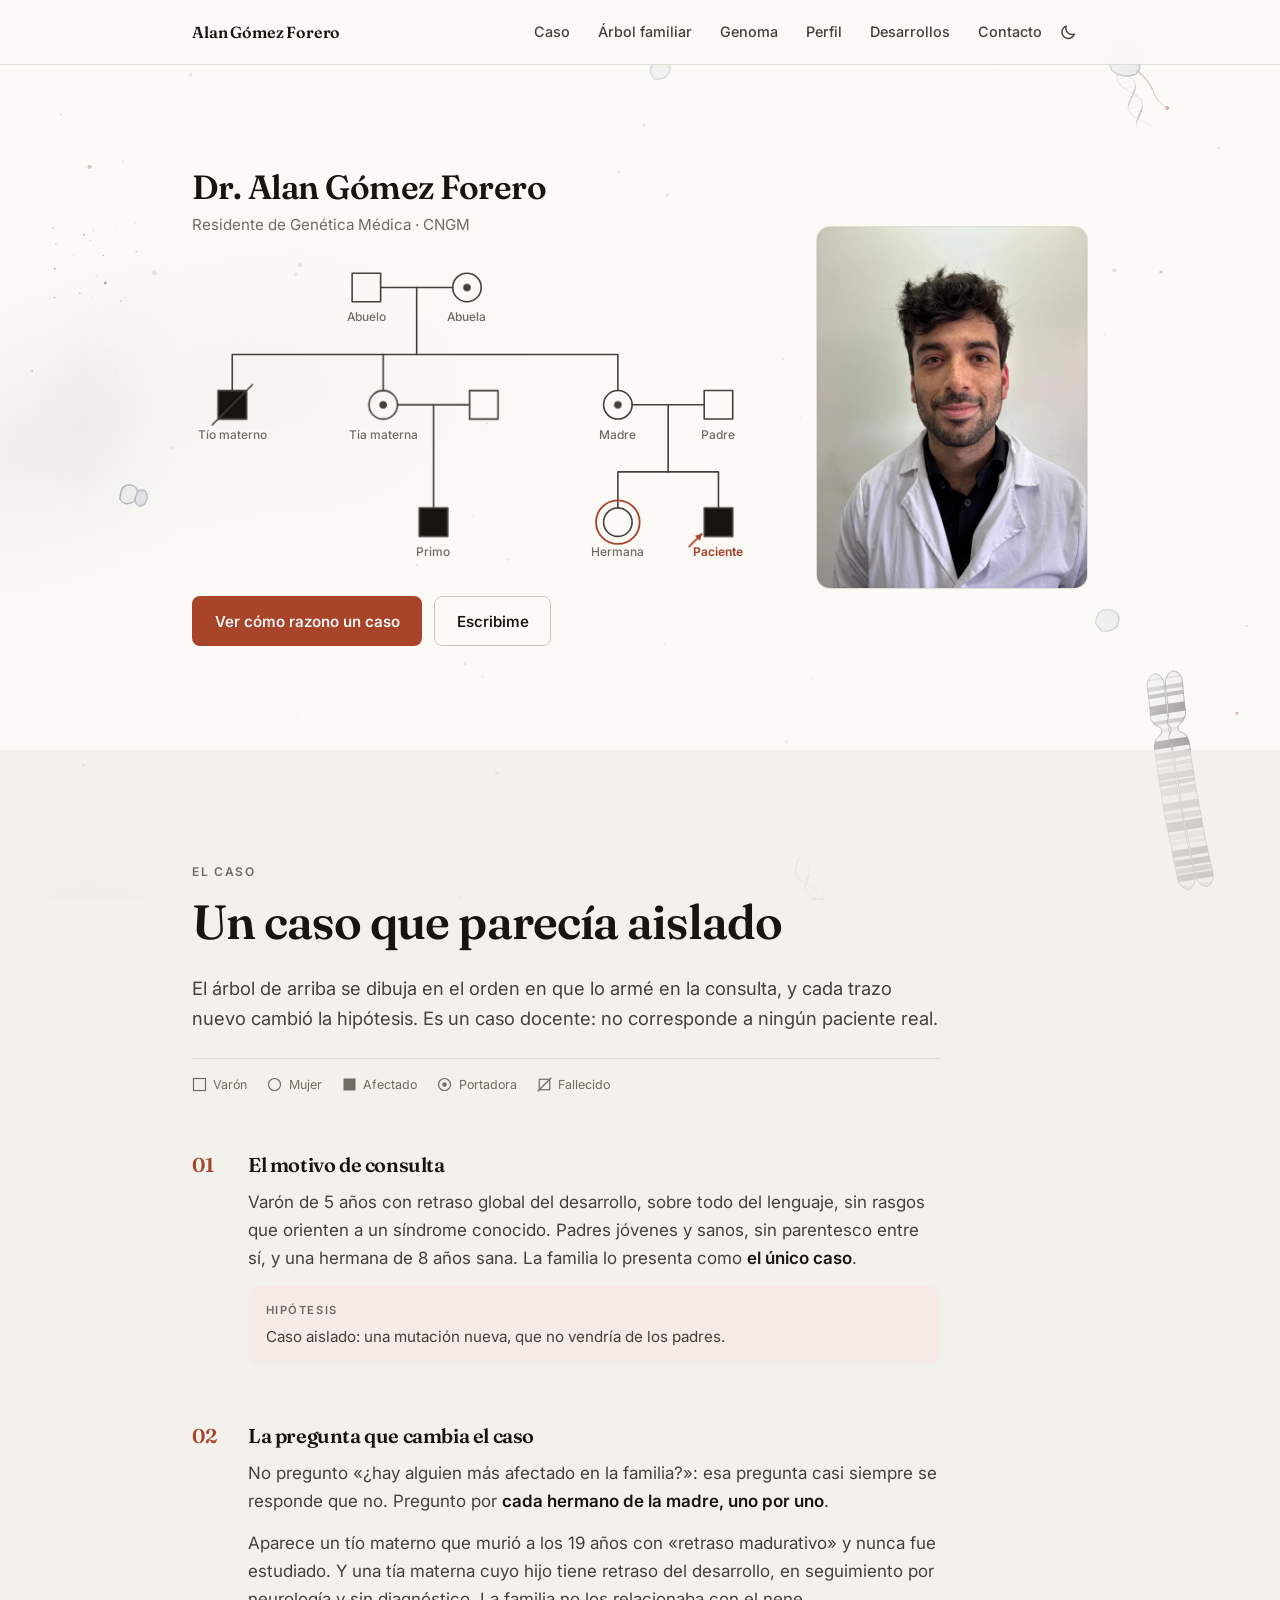
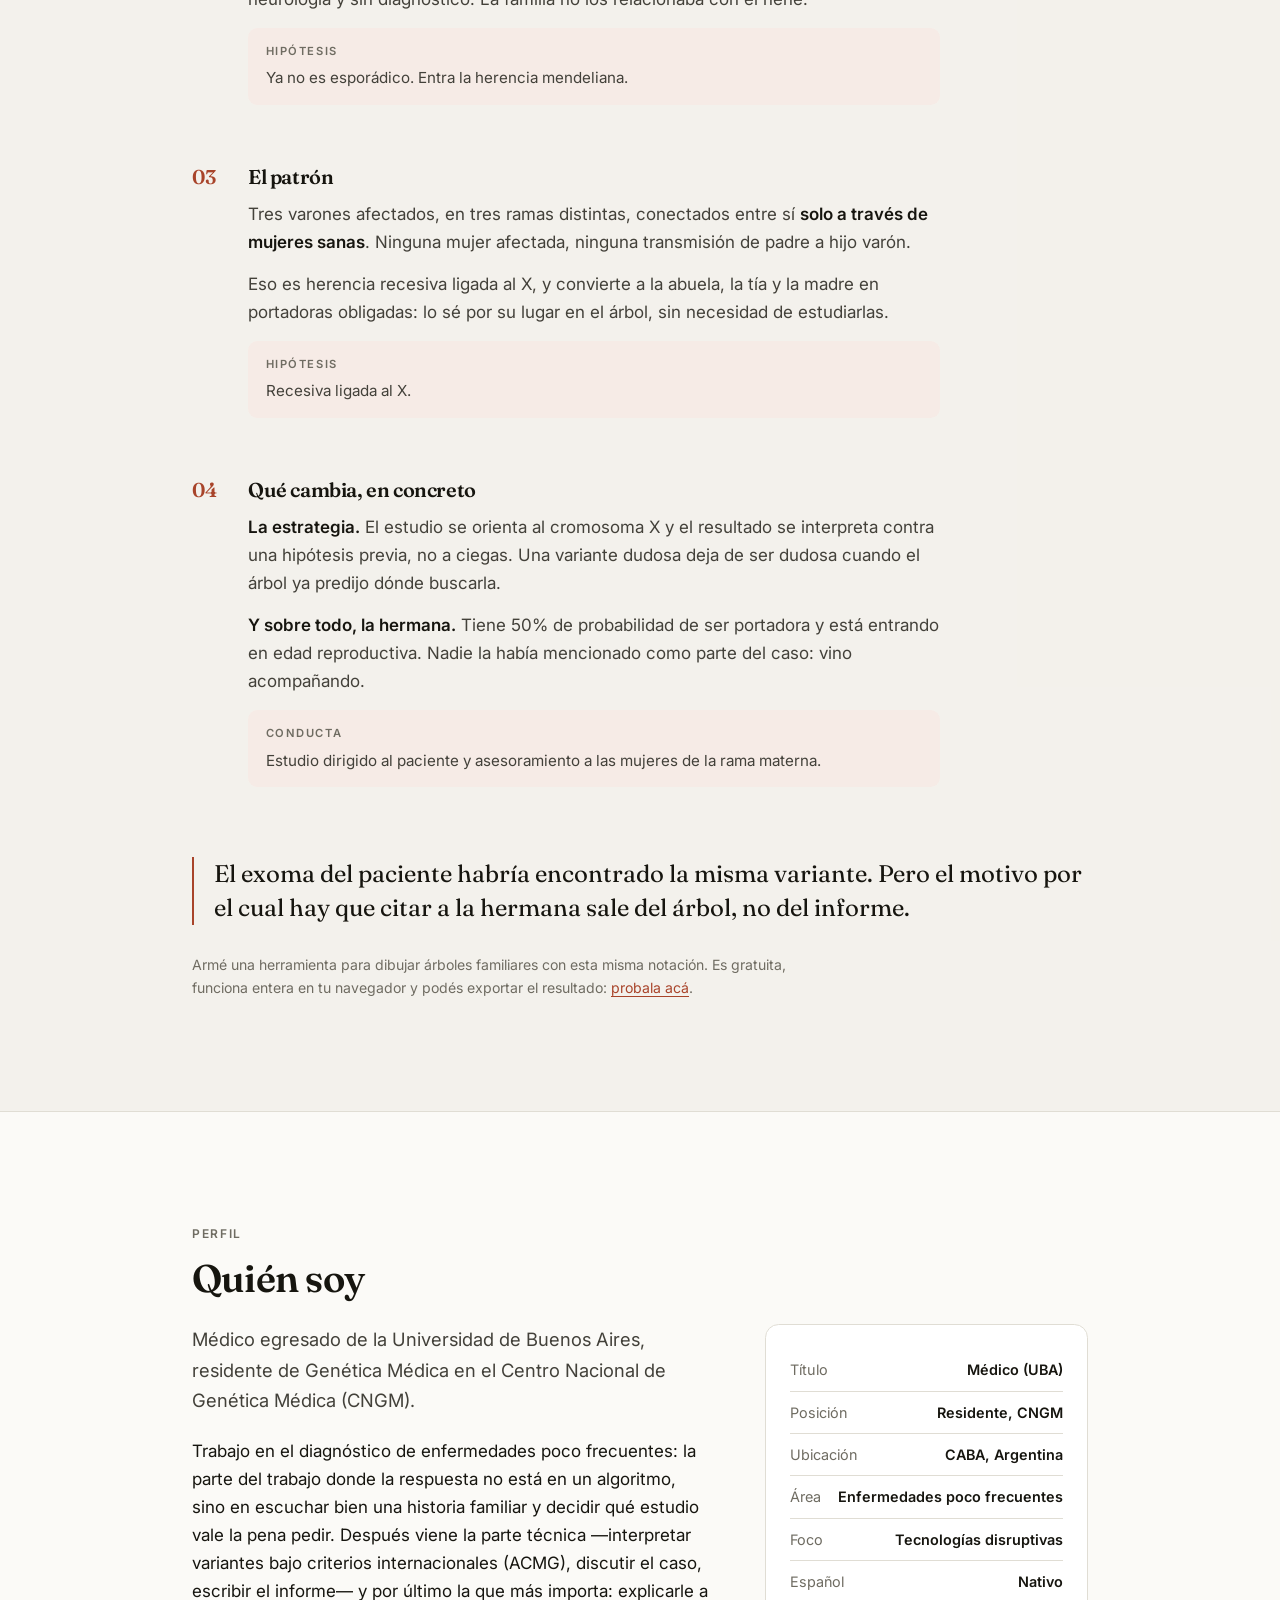
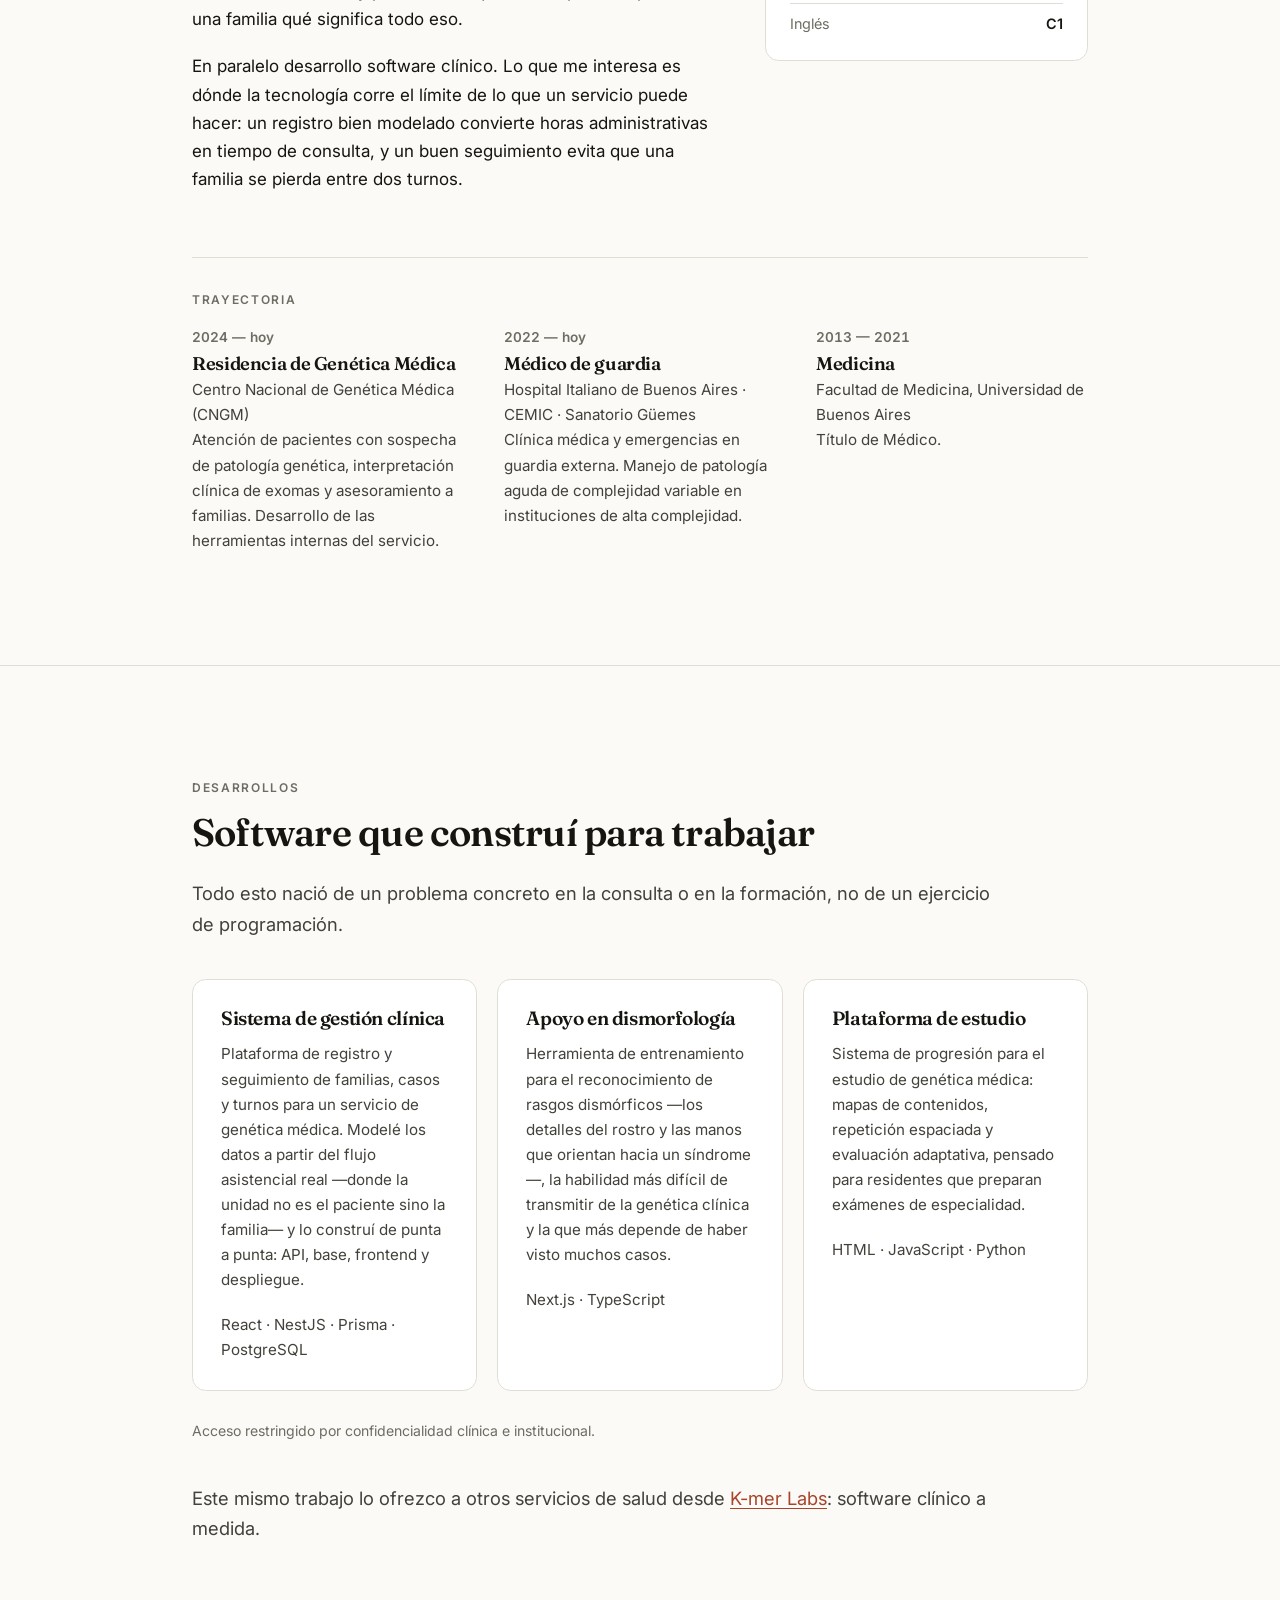
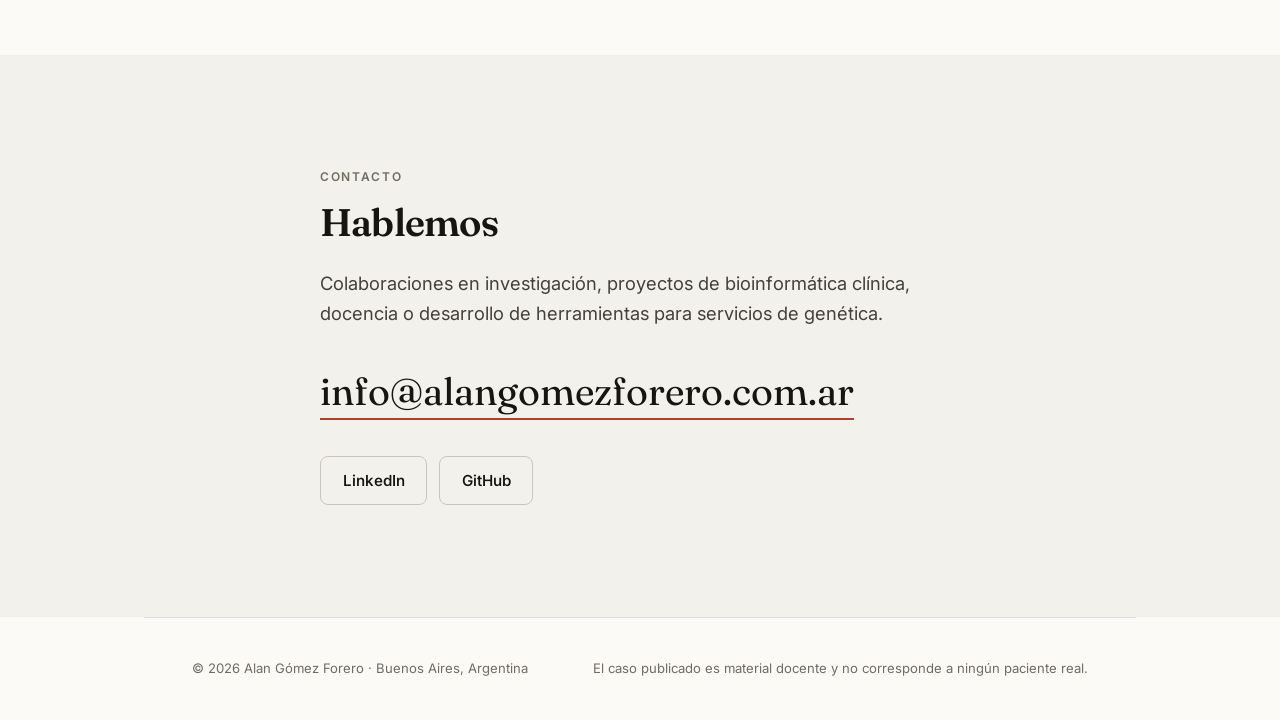
<file: index.html>
<!DOCTYPE html>
<html lang="es">

<head>
    <meta charset="UTF-8">
    <meta name="viewport" content="width=device-width, initial-scale=1.0">
    <title>Dr. Alan Gómez Forero | Genética médica y tecnología clínica</title>
    <meta name="description"
        content="Residente de Genética Médica en el Centro Nacional de Genética Médica. Enfermedades poco frecuentes, asesoramiento familiar y tecnologías aplicadas a la práctica clínica.">

    <link rel="canonical" href="https://alangomezforero.com.ar/">
    <link rel="icon" href="favicon.svg" type="image/svg+xml">

    <meta property="og:type" content="profile">
    <meta property="og:url" content="https://alangomezforero.com.ar/">
    <meta property="og:title" content="Dr. Alan Gómez Forero | Genética médica y tecnología clínica">
    <meta property="og:description"
        content="Residente de Genética Médica (CNGM). Enfermedades poco frecuentes, asesoramiento familiar y tecnologías aplicadas a la práctica clínica.">
    <meta property="og:image" content="https://alangomezforero.com.ar/og.jpg">
    <meta name="twitter:card" content="summary_large_image">

    <!-- Tema: se aplica antes de pintar para que no haya parpadeo -->
    <script>
        (function () {
            try {
                var saved = localStorage.getItem('theme');
                if (saved === 'dark' || saved === 'light') {
                    document.documentElement.setAttribute('data-theme', saved);
                }
            } catch (e) { /* localStorage bloqueado: queda la preferencia del sistema */ }
        }());
    </script>

    <link rel="preconnect" href="https://fonts.googleapis.com">
    <link rel="preconnect" href="https://fonts.gstatic.com" crossorigin>
    <link
        href="https://fonts.googleapis.com/css2?family=Fraunces:opsz,wght@9..144,500;9..144,600&family=Inter:wght@400;500;600&display=swap"
        rel="stylesheet">
    <!-- ?v=: GitHub Pages deja que el navegador guarde CSS y JS 10 minutos. Al cambiarlos,
         subir el número: si no, el HTML nuevo se ve un rato con los estilos viejos. -->
    <link rel="stylesheet" href="styles.css?v=3">
    <link rel="stylesheet" href="helice.css?v=2">
    <link rel="stylesheet" href="ecosistema.css?v=4">

    <script type="application/ld+json">
    {
      "@context": "https://schema.org",
      "@type": "Person",
      "name": "Alan Govinda Gómez Forero",
      "honorificPrefix": "Dr.",
      "url": "https://alangomezforero.com.ar",
      "jobTitle": "Médico residente de Genética Médica",
      "email": "info@alangomezforero.com.ar",
      "description": "Residente de Genética Médica dedicado al diagnóstico de enfermedades poco frecuentes, al asesoramiento genético familiar y a la incorporación de tecnologías disruptivas en la práctica médica.",
      "alumniOf": {
        "@type": "CollegeOrUniversity",
        "name": "Universidad de Buenos Aires"
      },
      "worksFor": [
        {
          "@type": "Organization",
          "name": "Centro Nacional de Genética Médica (CNGM)"
        },
        {
          "@type": "Organization",
          "@id": "https://kmer-labs.com.ar/#org",
          "name": "K-mer Labs",
          "url": "https://kmer-labs.com.ar/"
        }
      ],
      "knowsAbout": [
        "Genética médica",
        "Enfermedades poco frecuentes",
        "Asesoramiento genético",
        "Interpretación de variantes",
        "Bioinformática clínica",
        "Tecnologías aplicadas a la práctica médica"
      ],
      "address": {
        "@type": "PostalAddress",
        "addressLocality": "Ciudad Autónoma de Buenos Aires",
        "addressCountry": "AR"
      },
      "sameAs": [
        "https://www.linkedin.com/in/alangomezforero/",
        "https://github.com/forero94"
      ]
    }
    </script>
</head>

<body>
    <a class="skip-link" href="#main">Saltar al contenido</a>

    <!-- ============ Navegación ============ -->
    <nav class="nav">
        <div class="wrap">
            <div class="nav__bar">
                <a class="nav__brand" href="#">Alan Gómez Forero</a>

                <div class="nav__right">
                    <div class="nav__links">
                        <a href="#caso">Caso</a>
                        <a href="arbol/">Árbol familiar</a>
                        <a href="genoma/">Genoma</a>
                        <a href="#perfil">Perfil</a>
                        <a href="#desarrollos">Desarrollos</a>
                        <a href="#contacto">Contacto</a>
                    </div>

                    <button class="icon-btn" id="theme-toggle" type="button" aria-label="Cambiar entre tema claro y oscuro">
                        <svg class="icon-sun" viewBox="0 0 24 24" fill="none" stroke="currentColor" stroke-width="1.8"
                            stroke-linecap="round" aria-hidden="true">
                            <circle cx="12" cy="12" r="4.2" />
                            <path d="M12 2v2M12 20v2M4.9 4.9l1.4 1.4M17.7 17.7l1.4 1.4M2 12h2M20 12h2M4.9 19.1l1.4-1.4M17.7 6.3l1.4-1.4" />
                        </svg>
                        <svg class="icon-moon" viewBox="0 0 24 24" fill="none" stroke="currentColor" stroke-width="1.8"
                            stroke-linecap="round" stroke-linejoin="round" aria-hidden="true">
                            <path d="M20 14.5A8.2 8.2 0 019.5 4a8.3 8.3 0 1010.5 10.5z" />
                        </svg>
                    </button>

                    <button class="icon-btn nav__toggle" id="nav-toggle" type="button" aria-expanded="false"
                        aria-controls="nav-mobile" aria-label="Abrir menú">
                        <svg viewBox="0 0 24 24" fill="none" stroke="currentColor" stroke-width="1.8"
                            stroke-linecap="round" aria-hidden="true">
                            <path d="M4 7h16M4 12h16M4 17h16" />
                        </svg>
                    </button>
                </div>
            </div>

            <div class="nav__mobile" id="nav-mobile">
                <a href="#caso">Caso</a>
                <a href="arbol/">Árbol familiar</a>
                <a href="genoma/">Genoma</a>
                <a href="#perfil">Perfil</a>
                <a href="#desarrollos">Desarrollos</a>
                <a href="#contacto">Contacto</a>
            </div>
        </div>
    </nav>

    <main id="main">

        <!-- ============ Hero ============ -->
        <header class="hero">
            <div class="wrap">
                <div class="hero__grid">
                    <div class="hero__byline">
                        <h1 class="hero__name">Dr. Alan Gómez Forero</h1>
                        <p class="hero__role">Residente de Genética Médica · CNGM</p>
                    </div>

                    <!-- La pieza principal: el árbol del caso, que se dibuja solo en el
                         orden de los pasos. Del motivo de consulta a la hermana, la pregunta por
                         la rama materna que encuentra al tío y al primo, las portadoras, y al
                         final el aro sobre la hermana, que es a quien hay que asesorar.
                         La sección «El caso» cuenta el razonamiento en el mismo orden. Cada trazo
                         arranca donde lo dejó el anterior; --d es cuándo empieza y --t cuánto
                         tarda. Sin animación se ve entero. -->
                    <svg class="hero__tree" viewBox="92 48 668 352" role="img"
                        aria-label="Árbol familiar de un caso docente. El paciente, su tío materno y su primo materno son varones afectados; la abuela, la tía y la madre son portadoras obligadas, y la hermana es a quien hay que asesorar.">
                        <!-- 1. el motivo de consulta: los padres y el paciente -->
                        <path class="tr" pathLength="1" style="--d:0.16s" d="M600 193a17 17 0 1 1 0 34a17 17 0 1 1 0 -34" />
                        <path class="tr" pathLength="1" style="--d:0.24s" d="M703 210v-17h34v34h-34z" />
                        <path class="tr" pathLength="1" style="--d:0.48s;--t:0.25s" d="M617 210H703" />
                        <path class="tr" pathLength="1" style="--d:0.64s;--t:0.4s" d="M660 210V290H720V333" />
                        <rect class="tf" style="--d:1.12s" x="703" y="333" width="34" height="34" />
                        <path class="tr" pathLength="1" style="--d:0.88s" d="M720 333h17v34h-34v-34z" />
                        <path class="tr tr--accent" pathLength="1" style="--d:1.2s;--t:0.3s" d="M685 379L700 364" />
                        <path class="tf tf--accent" style="--d:1.4s;--t:0.2s" d="M700 364L692 366L698 372z" />
                        <!-- 2. la hermana -->
                        <path class="tr" pathLength="1" style="--d:1.6s;--t:0.3s" d="M660 290H600V333" />
                        <path class="tr" pathLength="1" style="--d:1.8s" d="M600 333a17 17 0 1 1 0 34a17 17 0 1 1 0 -34" />
                        <!-- 3. la pregunta por cada hermano de la madre: los abuelos y el tío -->
                        <path class="tr" pathLength="1" style="--d:2.24s;--t:0.55s" d="M600 193V150H360V70" />
                        <path class="tr" pathLength="1" style="--d:2.64s;--t:0.2s" d="M360 70H317" />
                        <path class="tr" pathLength="1" style="--d:2.64s;--t:0.2s" d="M360 70H403" />
                        <path class="tr" pathLength="1" style="--d:2.76s" d="M317 70v17h-34v-34h34z" />
                        <path class="tr" pathLength="1" style="--d:2.76s" d="M403 70a17 17 0 1 1 34 0a17 17 0 1 1 -34 0" />
                        <path class="tr" pathLength="1" style="--d:2.8s;--t:0.45s" d="M360 150H140V193" />
                        <rect class="tf" style="--d:3.32s" x="123" y="193" width="34" height="34" />
                        <path class="tr" pathLength="1" style="--d:3.12s" d="M140 193h17v34h-34v-34z" />
                        <path class="tr" pathLength="1" style="--d:3.4s;--t:0.25s" d="M116 234L164 186" />
                        <!-- 4. los primos -->
                        <path class="tr" pathLength="1" style="--d:3.6s;--t:0.2s" d="M320 150V193" />
                        <path class="tr" pathLength="1" style="--d:3.72s" d="M320 193a17 17 0 1 1 0 34a17 17 0 1 1 0 -34" />
                        <path class="tr" pathLength="1" style="--d:3.92s;--t:0.2s" d="M337 210H423" />
                        <path class="tr" pathLength="1" style="--d:4.04s" d="M423 210v-17h34v34h-34z" />
                        <path class="tr" pathLength="1" style="--d:4.12s;--t:0.35s" d="M380 210V333" />
                        <rect class="tf" style="--d:4.56s" x="363" y="333" width="34" height="34" />
                        <path class="tr" pathLength="1" style="--d:4.36s" d="M380 333h17v34h-34v-34z" />
                        <!-- los nombres van encima de las líneas -->
                        <text class="tl" style="--d:0.36s" x="600" y="236" dy="1em">Madre</text>
                        <text class="tl" style="--d:0.44s" x="720" y="236" dy="1em">Padre</text>
                        <text class="tl tl--proband" style="--d:1.08s" x="720" y="376" dy="1em">Paciente</text>
                        <text class="tl" style="--d:1.96s" x="600" y="376" dy="1em">Hermana</text>
                        <text class="tl" style="--d:2.92s" x="300" y="96" dy="1em">Abuelo</text>
                        <text class="tl" style="--d:2.92s" x="420" y="96" dy="1em">Abuela</text>
                        <text class="tl" style="--d:3.28s" x="140" y="236" dy="1em">Tío materno</text>
                        <text class="tl" style="--d:3.88s" x="320" y="236" dy="1em">Tía materna</text>
                        <text class="tl" style="--d:4.52s" x="380" y="376" dy="1em">Primo</text>
                        <!-- 5. el patrón: abuela, tía y madre, portadoras obligadas -->
                        <circle class="tc" style="--d:4.8s" cx="420" cy="70" r="4.5" />
                        <circle class="tc" style="--d:4.88s" cx="320" cy="210" r="4.5" />
                        <circle class="tc" style="--d:4.96s" cx="600" cy="210" r="4.5" />
                        <!-- 6. qué cambia: la hermana, a quien hay que asesorar -->
                        <path class="tr tr--accent" pathLength="1" style="--d:5.28s;--t:0.6s" d="M600 324a26 26 0 1 1 0 52a26 26 0 1 1 0 -52" />
                    </svg>

                    <div class="btn-row hero__cta">
                        <a class="btn btn--primary" href="#caso">Ver cómo razono un caso</a>
                        <a class="btn btn--ghost" href="#contacto">Escribime</a>
                    </div>

                    <img class="hero__portrait" src="retrato.webp" width="600" height="800"
                        alt="Retrato de Alan Gómez Forero">
                </div>
            </div>
        </header>

        <!-- ============ El caso ============ -->
        <!-- El razonamiento detrás del árbol del inicio, en el mismo orden en que se dibuja -->
        <section class="section section--feature case" id="caso">
            <div class="wrap">
                <p class="section__label">El caso</p>
                <h2 class="section__title">Un caso que parecía aislado</h2>

                <div class="case__intro">
                    <p class="lead">
                        El árbol de arriba se dibuja en el orden en que lo armé en la consulta, y cada trazo
                        nuevo cambió la hipótesis. Es un caso docente: no corresponde a ningún paciente real.
                    </p>
                    <ul class="legend" aria-label="Cómo leer el árbol">
                        <li>
                            <svg viewBox="0 0 20 20" aria-hidden="true">
                                <rect x="2" y="2" width="16" height="16" fill="none" stroke="currentColor" stroke-width="1.6" />
                            </svg>Varón
                        </li>
                        <li>
                            <svg viewBox="0 0 20 20" aria-hidden="true">
                                <circle cx="10" cy="10" r="8" fill="none" stroke="currentColor" stroke-width="1.6" />
                            </svg>Mujer
                        </li>
                        <li>
                            <svg viewBox="0 0 20 20" aria-hidden="true">
                                <rect x="2" y="2" width="16" height="16" fill="currentColor" />
                            </svg>Afectado
                        </li>
                        <li>
                            <svg viewBox="0 0 20 20" aria-hidden="true">
                                <circle cx="10" cy="10" r="8" fill="none" stroke="currentColor" stroke-width="1.6" />
                                <circle cx="10" cy="10" r="3" fill="currentColor" />
                            </svg>Portadora
                        </li>
                        <li>
                            <svg viewBox="0 0 20 20" aria-hidden="true">
                                <rect x="3" y="3" width="14" height="14" fill="none" stroke="currentColor" stroke-width="1.6" />
                                <line x1="1" y1="19" x2="19" y2="1" stroke="currentColor" stroke-width="1.6" />
                            </svg>Fallecido
                        </li>
                    </ul>
                </div>

                <ol class="reasoning">
                    <li class="reasoning__step">
                        <h3>El motivo de consulta</h3>
                        <p>
                            Varón de 5 años con retraso global del desarrollo, sobre todo del lenguaje, sin rasgos
                            que orienten a un síndrome conocido. Padres jóvenes y sanos, sin parentesco entre sí, y
                            una hermana de 8 años sana. La familia lo presenta como <strong>el único caso</strong>.
                        </p>
                        <p class="case__hypothesis"><span>Hipótesis</span>Caso aislado: una mutación nueva, que no
                            vendría de los padres.</p>
                    </li>

                    <li class="reasoning__step">
                        <h3>La pregunta que cambia el caso</h3>
                        <p>
                            No pregunto «¿hay alguien más afectado en la familia?»: esa pregunta casi siempre se
                            responde que no. Pregunto por <strong>cada hermano de la madre, uno por uno</strong>.
                        </p>
                        <p>
                            Aparece un tío materno que murió a los 19 años con «retraso madurativo» y nunca fue
                            estudiado. Y una tía materna cuyo hijo tiene retraso del desarrollo, en seguimiento
                            por neurología y sin diagnóstico. La familia no los relacionaba con el nene.
                        </p>
                        <p class="case__hypothesis"><span>Hipótesis</span>Ya no es esporádico. Entra la herencia
                            mendeliana.</p>
                    </li>

                    <li class="reasoning__step">
                        <h3>El patrón</h3>
                        <p>
                            Tres varones afectados, en tres ramas distintas, conectados entre sí <strong>solo a
                            través de mujeres sanas</strong>. Ninguna mujer afectada, ninguna transmisión de padre
                            a hijo varón.
                        </p>
                        <p>
                            Eso es herencia recesiva ligada al X, y convierte a la abuela, la tía y la madre en
                            portadoras obligadas: lo sé por su lugar en el árbol, sin necesidad de estudiarlas.
                        </p>
                        <p class="case__hypothesis"><span>Hipótesis</span>Recesiva ligada al X.</p>
                    </li>

                    <li class="reasoning__step">
                        <h3>Qué cambia, en concreto</h3>
                        <p>
                            <strong>La estrategia.</strong> El estudio se orienta al cromosoma X y el resultado se
                            interpreta contra una hipótesis previa, no a ciegas. Una variante dudosa deja de ser
                            dudosa cuando el árbol ya predijo dónde buscarla.
                        </p>
                        <p>
                            <strong>Y sobre todo, la hermana.</strong> Tiene 50% de probabilidad de ser portadora
                            y está entrando en edad reproductiva. Nadie la había mencionado como parte del caso:
                            vino acompañando.
                        </p>
                        <p class="case__hypothesis"><span>Conducta</span>Estudio dirigido al paciente y
                            asesoramiento a las mujeres de la rama materna.</p>
                    </li>
                </ol>

                <p class="case__thesis">
                    El exoma del paciente habría encontrado la misma variante. Pero el motivo por el cual hay
                    que citar a la hermana sale del árbol, no del informe.
                </p>

                <p class="note">
                    Armé una herramienta para dibujar árboles familiares con esta misma notación.
                    Es gratuita, funciona entera en tu navegador y podés exportar el resultado:
                    <a href="arbol/">probala acá</a>.
                </p>
            </div>
        </section>

        <!-- ============ Perfil ============ -->
        <section class="section" id="perfil">
            <div class="wrap">
                <p class="section__label">Perfil</p>
                <h2 class="section__title">Quién soy</h2>

                <div class="profile">
                    <div>
                        <p class="lead">
                            Médico egresado de la Universidad de Buenos Aires, residente de Genética Médica en el
                            Centro Nacional de Genética Médica (CNGM).
                        </p>
                        <p>
                            Trabajo en el diagnóstico de enfermedades poco frecuentes: la parte del trabajo donde
                            la respuesta no está en un algoritmo, sino en escuchar bien una historia familiar y
                            decidir qué estudio vale la pena pedir. Después viene la parte técnica —interpretar
                            variantes bajo criterios internacionales (ACMG), discutir el caso, escribir el
                            informe— y por último la que más importa: explicarle a una familia qué significa
                            todo eso.
                        </p>
                        <p>
                            En paralelo desarrollo software clínico. Lo que me interesa es dónde la tecnología
                            corre el límite de lo que un servicio puede hacer: un registro bien modelado
                            convierte horas administrativas en tiempo de consulta, y un buen seguimiento evita
                            que una familia se pierda entre dos turnos.
                        </p>
                    </div>

                    <ul class="facts">
                        <li><span class="k">Título</span><span class="v">Médico (UBA)</span></li>
                        <li><span class="k">Posición</span><span class="v">Residente, CNGM</span></li>
                        <li><span class="k">Ubicación</span><span class="v">CABA, Argentina</span></li>
                        <li><span class="k">Área</span><span class="v">Enfermedades poco frecuentes</span></li>
                        <li><span class="k">Foco</span><span class="v">Tecnologías disruptivas</span></li>
                        <li><span class="k">Español</span><span class="v">Nativo</span></li>
                        <li><span class="k">Inglés</span><span class="v">C1</span></li>
                    </ul>
                </div>

                <!-- Trayectoria: dentro del perfil, como una franja debajo -->
                <div class="cv" id="trayectoria">
                    <p class="section__label">Trayectoria</p>

                    <article class="cv__item">
                        <div class="cv__when">2024 — hoy</div>
                        <div class="cv__what">
                            <h3>Residencia de Genética Médica</h3>
                            <p class="cv__where">Centro Nacional de Genética Médica (CNGM)</p>
                            <p>
                                Atención de pacientes con sospecha de patología genética, interpretación clínica
                                de exomas y asesoramiento a familias. Desarrollo de las herramientas internas del
                                servicio.
                            </p>
                        </div>
                    </article>

                    <article class="cv__item">
                        <div class="cv__when">2022 — hoy</div>
                        <div class="cv__what">
                            <h3>Médico de guardia</h3>
                            <p class="cv__where">Hospital Italiano de Buenos Aires · CEMIC · Sanatorio Güemes</p>
                            <p>
                                Clínica médica y emergencias en guardia externa. Manejo de patología aguda de
                                complejidad variable en instituciones de alta complejidad.
                            </p>
                        </div>
                    </article>

                    <article class="cv__item">
                        <div class="cv__when">2013 — 2021</div>
                        <div class="cv__what">
                            <h3>Medicina</h3>
                            <p class="cv__where">Facultad de Medicina, Universidad de Buenos Aires</p>
                            <p>Título de Médico.</p>
                        </div>
                    </article>
                </div>
            </div>
        </section>

        <!-- ============ Desarrollos ============ -->
        <section class="section" id="desarrollos">
            <div class="wrap">
                <p class="section__label">Desarrollos</p>
                <h2 class="section__title">Software que construí para trabajar</h2>
                <p class="lead" style="margin-bottom:2.5rem">
                    Todo esto nació de un problema concreto en la consulta o en la formación, no de un ejercicio
                    de programación.
                </p>

                <div class="cards">
                    <article class="card">
                        <h3>Sistema de gestión clínica</h3>
                        <p>
                            Plataforma de registro y seguimiento de familias, casos y turnos para un servicio de
                            genética médica. Modelé los datos a partir del flujo asistencial real —donde la unidad
                            no es el paciente sino la familia— y lo construí de punta a punta: API, base, frontend
                            y despliegue.
                        </p>
                        <p class="card__stack">React · NestJS · Prisma · PostgreSQL</p>
                    </article>

                    <article class="card">
                        <h3>Apoyo en dismorfología</h3>
                        <p>
                            Herramienta de entrenamiento para el reconocimiento de rasgos dismórficos —los
                            detalles del rostro y las manos que orientan hacia un síndrome—, la habilidad más
                            difícil de transmitir de la genética clínica y la que más depende de haber visto
                            muchos casos.
                        </p>
                        <p class="card__stack">Next.js · TypeScript</p>
                    </article>

                    <article class="card">
                        <h3>Plataforma de estudio</h3>
                        <p>
                            Sistema de progresión para el estudio de genética médica: mapas de contenidos,
                            repetición espaciada y evaluación adaptativa, pensado para residentes que preparan
                            exámenes de especialidad.
                        </p>
                        <p class="card__stack">HTML · JavaScript · Python</p>
                    </article>
                </div>

                <p class="note">
                    Acceso restringido por confidencialidad clínica e institucional.
                </p>

                <p class="lead" style="margin-top:2.5rem">
                    Este mismo trabajo lo ofrezco a otros servicios de salud desde
                    <a href="https://kmer-labs.com.ar/">K-mer Labs</a>: software clínico a medida.
                </p>
            </div>
        </section>

    </main>

    <!-- ============ Contacto ============ -->
    <section class="section contact" id="contacto">
        <div class="wrap wrap--narrow">
            <p class="section__label">Contacto</p>
            <h2 class="section__title">Hablemos</h2>
            <p class="lead" style="margin-bottom:2rem">
                Colaboraciones en investigación, proyectos de bioinformática clínica, docencia o desarrollo de
                herramientas para servicios de genética.
            </p>
            <p>
                <a class="contact__mail" href="mailto:info@alangomezforero.com.ar">info@alangomezforero.com.ar</a>
            </p>
            <div class="btn-row" style="margin-top:2rem">
                <a class="btn btn--ghost" href="https://www.linkedin.com/in/alangomezforero/" target="_blank"
                    rel="noopener">LinkedIn</a>
                <a class="btn btn--ghost" href="https://github.com/forero94" target="_blank"
                    rel="noopener">GitHub</a>
            </div>
        </div>
    </section>

    <footer class="wrap foot">
        <span>© 2026 Alan Gómez Forero · Buenos Aires, Argentina</span>
        <span>El caso publicado es material docente y no corresponde a ningún paciente real.</span>
    </footer>

    <!-- Ecosistema: lo que vive en un núcleo, detrás de toda la página. Tres planos;
         ecosistema.js llena cada uno con un lienzo por celda. -->
    <div class="eco" id="eco" aria-hidden="true">
        <div class="eco__layer"></div>
        <div class="eco__layer"></div>
        <div class="eco__layer"></div>
    </div>

    <!-- Hebra de tinta: fija en el margen derecho, la recorre el scroll; el sello lleva al paisaje.
         Va al final para que, al tabular, el sello no aparezca antes que el menú. -->
    <div class="helix" id="helix">
        <canvas aria-hidden="true"></canvas>
        <a class="helix__seal" href="genoma/" title="Recorrer el paisaje del genoma">ADN</a>
    </div>

    <script src="helice.js?v=2" defer></script>
    <script src="ecosistema.js?v=10" defer></script>
    <script>
        // Tema: alterna y recuerda la elección
        (function () {
            var btn = document.getElementById('theme-toggle');
            if (!btn) { return; }

            btn.addEventListener('click', function () {
                var root = document.documentElement;
                var explicit = root.getAttribute('data-theme');
                var isDark = explicit
                    ? explicit === 'dark'
                    : window.matchMedia('(prefers-color-scheme: dark)').matches;
                var next = isDark ? 'light' : 'dark';

                root.setAttribute('data-theme', next);
                try { localStorage.setItem('theme', next); } catch (e) { /* sin persistencia */ }
            });
        }());

        // Menú móvil
        (function () {
            var btn = document.getElementById('nav-toggle');
            var menu = document.getElementById('nav-mobile');
            if (!btn || !menu) { return; }

            function close() {
                menu.classList.remove('is-open');
                btn.setAttribute('aria-expanded', 'false');
                btn.setAttribute('aria-label', 'Abrir menú');
            }

            btn.addEventListener('click', function () {
                var open = menu.classList.toggle('is-open');
                btn.setAttribute('aria-expanded', String(open));
                btn.setAttribute('aria-label', open ? 'Cerrar menú' : 'Abrir menú');
            });

            menu.addEventListener('click', function (e) {
                if (e.target.tagName === 'A') { close(); }
            });

            document.addEventListener('keydown', function (e) {
                if (e.key === 'Escape') { close(); }
            });
        }());

        // Árbol del inicio: deja la escala del dibujo en --tree-scale para que la
        // letra y los trazos se vean del mismo tamaño en cualquier ancho. Sin esto
        // queda la escala de la pantalla ancha.
        (function () {
            var tree = document.querySelector('.hero__tree');
            if (!tree || !window.ResizeObserver) { return; }
            var vbw = tree.viewBox.baseVal.width;
            new ResizeObserver(function () {
                var w = tree.getBoundingClientRect().width;
                if (w) { tree.style.setProperty('--tree-scale', String(w / vbw)); }
            }).observe(tree);
        }());
    </script>
</body>

</html>
</file>
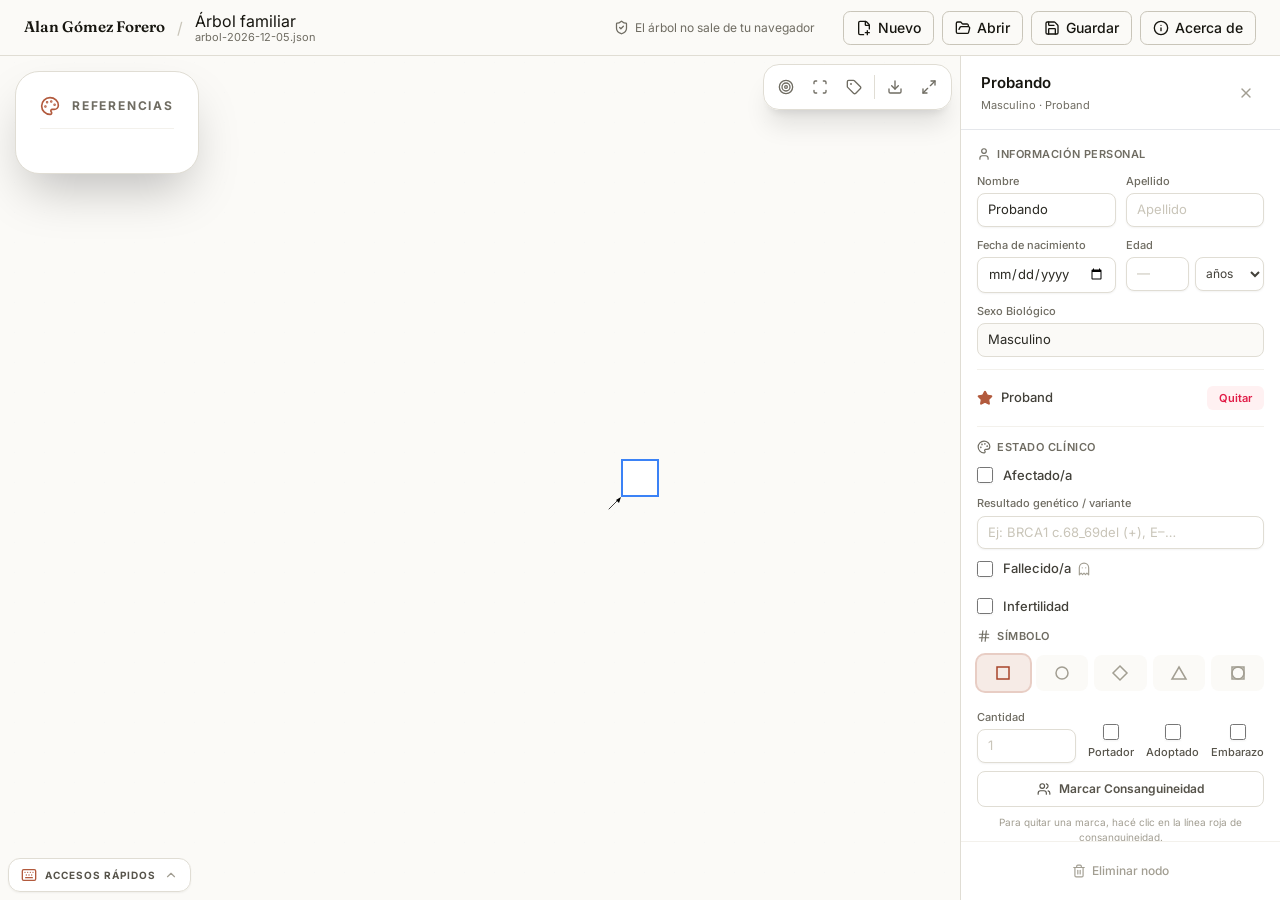
<file: arbol/index.html>
<!doctype html>
<html lang="es">
  <head>
    <meta charset="UTF-8" />
    <meta name="viewport" content="width=device-width, initial-scale=1.0" />
    <title>Constructor de árboles familiares | Dr. Alan Gómez Forero</title>
    <meta name="description" content="Herramienta gratuita para dibujar árboles familiares con la notación de la genética clínica: afectados, portadores, gemelos, consanguinidad y parejas sucesivas. Funciona entera en tu navegador: nada de lo que cargues se envía a ningún servidor." />

    <link rel="canonical" href="https://alangomezforero.com.ar/arbol/" />
    <link rel="icon" type="image/svg+xml" href="./favicon.svg" />

    <meta property="og:type" content="website" />
    <meta property="og:url" content="https://alangomezforero.com.ar/arbol/" />
    <meta property="og:title" content="Constructor de árboles familiares" />
    <meta property="og:description" content="Dibujá un árbol familiar con la notación de la genética clínica y llevátelo en PNG. Todo corre en tu navegador." />
    <meta property="og:image" content="https://alangomezforero.com.ar/og.jpg" />
    <meta name="twitter:card" content="summary_large_image" />

    <link rel="preconnect" href="https://fonts.googleapis.com" />
    <link rel="preconnect" href="https://fonts.gstatic.com" crossorigin />
    <!-- crossorigin: la descarga en PNG lee esta hoja para incrustar las tipografías en la imagen -->
    <link href="https://fonts.googleapis.com/css2?family=Fraunces:opsz,wght@9..144,600&family=Inter:wght@400..900&display=swap" rel="stylesheet" crossorigin="anonymous" />
    <script type="module" crossorigin src="./assets/index-Bg9Ph9_u.js"></script>
    <link rel="modulepreload" crossorigin href="./assets/flow-C1r8fmRv.js">
    <link rel="modulepreload" crossorigin href="./assets/motion-DcZx9Ez2.js">
    <link rel="stylesheet" crossorigin href="./assets/index-B7sbMc4N.css">
  </head>
  <body>
    <noscript>
      <p style="max-width: 40rem; margin: 3rem auto; padding: 0 1rem; font-family: system-ui, sans-serif; line-height: 1.6">
        El constructor de árboles familiares necesita JavaScript. Funciona entero en tu navegador:
        nada de lo que cargues se envía a ningún servidor.
        <a href="../">Volver al inicio</a>.
      </p>
    </noscript>
    <div id="root"></div>
  </body>
</html>
</file>
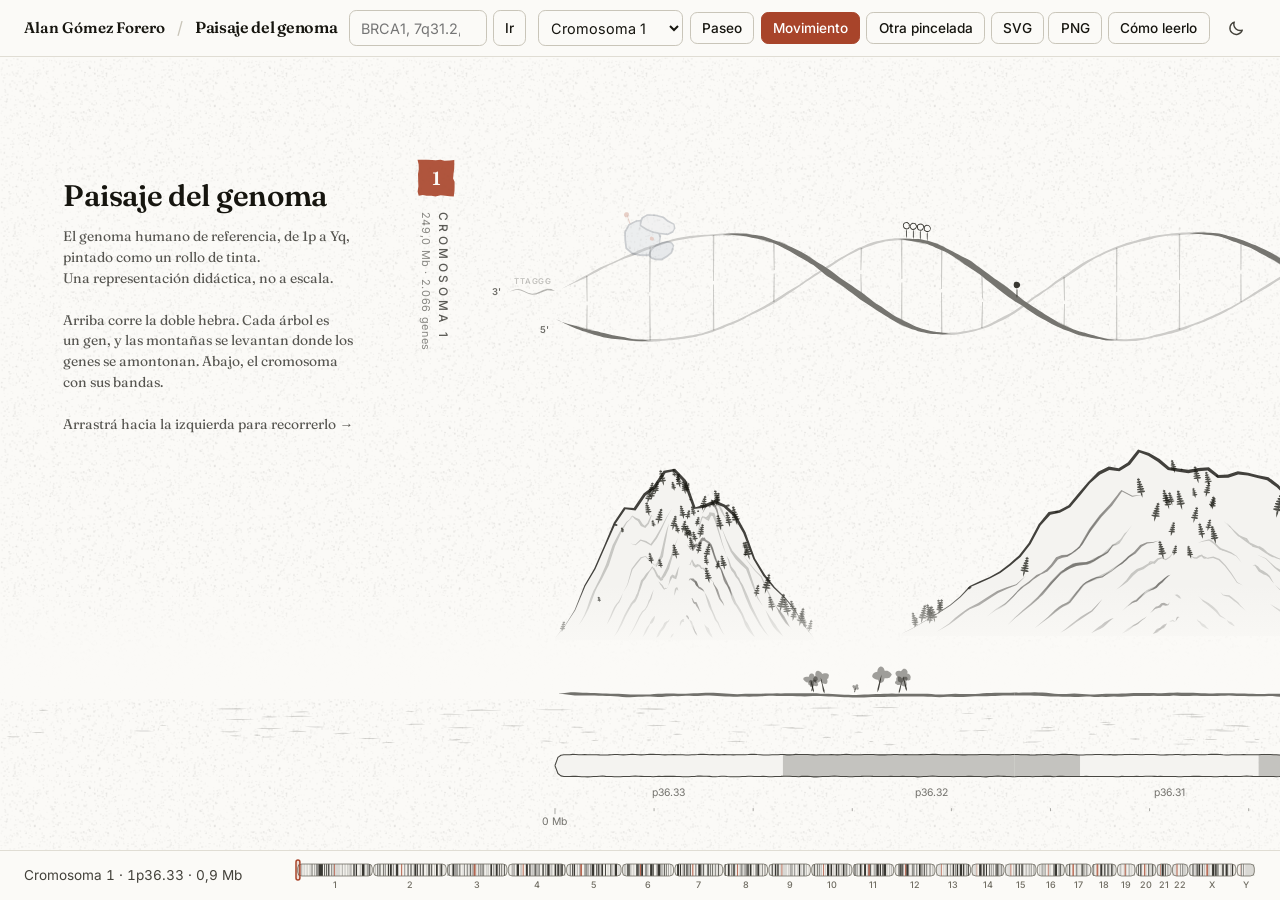
<file: genoma/index.html>
<!DOCTYPE html>
<html lang="es" class="g-page">

<head>
    <meta charset="UTF-8">
    <meta name="viewport" content="width=device-width, initial-scale=1.0">
    <title>Paisaje del genoma | Dr. Alan Gómez Forero</title>
    <meta name="description"
        content="El genoma humano de referencia pintado como un rollo de tinta: cada árbol es un gen, las montañas crecen donde los genes se amontonan y abajo corre el cromosoma con sus bandas.">

    <link rel="canonical" href="https://alangomezforero.com.ar/genoma/">
    <link rel="icon" href="../favicon.svg" type="image/svg+xml">

    <meta property="og:type" content="website">
    <meta property="og:url" content="https://alangomezforero.com.ar/genoma/">
    <meta property="og:title" content="Paisaje del genoma">
    <meta property="og:description"
        content="Recorré el genoma humano como un rollo de tinta: cada árbol es un gen y las montañas crecen donde los genes se amontonan.">
    <meta property="og:image" content="https://alangomezforero.com.ar/genoma/og.jpg">
    <meta property="og:image:width" content="1200">
    <meta property="og:image:height" content="630">
    <meta name="twitter:card" content="summary_large_image">

    <script>
        (function () {
            try {
                var saved = localStorage.getItem('theme');
                if (saved === 'dark' || saved === 'light') {
                    document.documentElement.setAttribute('data-theme', saved);
                }
            } catch (e) { /* localStorage bloqueado: queda la preferencia del sistema */ }
        }());
    </script>

    <link rel="preconnect" href="https://fonts.googleapis.com">
    <link rel="preconnect" href="https://fonts.gstatic.com" crossorigin>
    <link
        href="https://fonts.googleapis.com/css2?family=Fraunces:opsz,wght@9..144,500;9..144,600&family=Inter:wght@400;500;600&display=swap"
        rel="stylesheet">
    <link rel="stylesheet" href="../styles.css">
    <link rel="stylesheet" href="landscape.css">
</head>

<body>
    <a class="skip-link" href="#stage">Saltar al paisaje</a>

    <header class="gbar">
        <div class="gbar__row">
            <a class="gbar__brand" href="../">Alan Gómez Forero</a>
            <span class="gbar__sep" aria-hidden="true">/</span>
            <h1 class="gbar__title">Paisaje del genoma</h1>

            <form class="gsearch" id="search" role="search">
                <label class="sr-only" for="q">Buscar un gen, una banda o una coordenada</label>
                <input class="field gsearch__input" id="q" type="search" placeholder="BRCA1, 7q31.2, chr4:3,1M"
                    autocomplete="off" spellcheck="false" autocapitalize="characters" enterkeyhint="go">
                <button class="tbtn" type="submit">Ir</button>
            </form>

            <button class="icon-btn gbar__more" id="tools-toggle" type="button" aria-expanded="false"
                aria-controls="tools" aria-label="Más opciones">
                <svg viewBox="0 0 24 24" fill="none" stroke="currentColor" stroke-width="1.8" stroke-linecap="round"
                    aria-hidden="true">
                    <path d="M4 7h16M4 12h16M4 17h16" />
                </svg>
            </button>

            <div class="gbar__tools" id="tools">
                <label class="sr-only" for="chrom">Ir a un cromosoma</label>
                <select class="field gselect" id="chrom"></select>
                <button class="tbtn" id="walk" type="button" aria-pressed="false">Paseo</button>
                <button class="tbtn" id="motion" type="button" aria-pressed="false"
                    title="La doble hebra gira y las polimerasas recorren sus genes">Movimiento</button>
                <button class="tbtn" id="reseed" type="button"
                    title="Cambia el trazo del pincel. Los datos no cambian.">Otra pincelada</button>
                <span class="gbar__group" role="group" aria-label="Descargar la vista">
                    <button class="tbtn" id="export-svg" type="button">SVG</button>
                    <button class="tbtn" id="export-png" type="button">PNG</button>
                </span>
                <button class="tbtn" id="info-toggle" type="button" aria-expanded="false" aria-controls="info">Cómo
                    leerlo</button>
                <button class="icon-btn" id="theme-toggle" type="button"
                    aria-label="Cambiar entre tema claro y oscuro">
                    <svg class="icon-sun" viewBox="0 0 24 24" fill="none" stroke="currentColor" stroke-width="1.8"
                        stroke-linecap="round" aria-hidden="true">
                        <circle cx="12" cy="12" r="4.2" />
                        <path
                            d="M12 2v2M12 20v2M4.9 4.9l1.4 1.4M17.7 17.7l1.4 1.4M2 12h2M20 12h2M4.9 19.1l1.4-1.4M17.7 6.3l1.4-1.4" />
                    </svg>
                    <svg class="icon-moon" viewBox="0 0 24 24" fill="none" stroke="currentColor" stroke-width="1.8"
                        stroke-linecap="round" stroke-linejoin="round" aria-hidden="true">
                        <path d="M20 14.5A8.2 8.2 0 019.5 4a8.3 8.3 0 1010.5 10.5z" />
                    </svg>
                </button>
            </div>
        </div>
    </header>

    <main class="gstage" id="stage" tabindex="0" aria-roledescription="paisaje"
        aria-label="Paisaje del genoma. Se recorre arrastrando, con la rueda o con las flechas. RePág y AvPág saltan de cromosoma."
        aria-describedby="readout">
        <div class="gtip" id="tip" hidden></div>
        <p class="gtoast" id="status" role="status" hidden></p>
        <noscript>
            <p class="gnoscript">El paisaje se dibuja con JavaScript, que está desactivado en este navegador. Abajo
                está la explicación de qué muestra.</p>
        </noscript>
    </main>

    <footer class="gfoot">
        <p class="gfoot__readout" id="readout"></p>
        <div class="gmini" id="minimap"></div>
    </footer>

    <aside class="ginfo" id="info" tabindex="-1" aria-labelledby="info-title">
        <div class="ginfo__head">
            <h2 class="ginfo__title" id="info-title">Cómo leer este paisaje</h2>
            <button class="icon-btn" id="info-close" type="button" aria-label="Cerrar">
                <svg viewBox="0 0 24 24" fill="none" stroke="currentColor" stroke-width="1.8" stroke-linecap="round"
                    aria-hidden="true">
                    <path d="M6 6l12 12M18 6L6 18" />
                </svg>
            </button>
        </div>

        <p>Es el genoma humano de referencia (GRCh38) puesto en fila, del brazo corto del cromosoma 1 al
            brazo largo del Y, y pintado como un rollo de tinta. Es una representación didáctica, no a escala.
            El paisaje sale de los datos. Los habitantes moleculares se reparten al azar, pero cada uno donde
            tiene sentido.</p>

        <p class="ginfo__colors"><span class="sw sw--dna"></span>ADN <span class="sw sw--rna"></span>ARN
            <span class="sw sw--prot"></span>proteínas</p>

        <h3 class="ginfo__sub">Quién es quién</h3>
        <ul class="gloss">
            <li><span class="gloss__ico" data-icon="helix"></span>
                <p><strong>Doble hebra.</strong> Una por cromosoma, que es una sola molécula. Es dextrógira, con
                    diez pares de bases por vuelta como la forma B, y sus hebras son antiparalelas (5'→3' y
                    3'→5'). Se estira en la eucromatina (bandas G negativas), se enrolla más cuanto más fuerte
                    tiñe la banda y se retuerce sobre sí misma en la heterocromatina y el centrómero.</p></li>
            <li><span class="gloss__ico" data-icon="pol"></span>
                <p><strong>ARN polimerasa II.</strong> Arranca en el inicio de un gen real y avanza en su
                    sentido, montada sobre la hebra molde. El ARN crece detrás, con el capuchón 5' en la
                    punta. Al final se suelta y otra se engancha donde
                    arrancó. El recorrido y la velocidad están exagerados, y qué gen se transcribe es azar, no
                    expresión medida.</p></li>
            <li><span class="gloss__ico" data-icon="nuc"></span>
                <p><strong>Nucleosoma.</strong> La doble hebra se afina y le da casi dos vueltas a un octámero
                    de histonas. Abundan donde hay pocos genes y van en fila en la heterocromatina, como cuentas
                    en un collar. Los del centrómero, más oscuros, llevan CENP-A.</p></li>
            <li><span class="gloss__ico" data-icon="tel"></span>
                <p><strong>Telómero.</strong> Repeticiones TTAGGG con un extremo 3' de cadena simple. A veces
                    está la telomerasa, una proteína con su propio ARN de molde.</p></li>
            <li><span class="gloss__ico" data-icon="cpg"></span>
                <p><strong>CpG.</strong> Vacías, las islas sin metilar de los promotores; llenas, los CpG
                    metilados, que son la mayoría del genoma.</p></li>
            <li><span class="gloss__ico" data-icon="miller"></span>
                <p><strong>ARN polimerasa I.</strong> Sobre los tallos de los acrocéntricos transcribe los genes
                    ribosómicos en fila: el «árbol de Navidad» que fotografiaron Miller y Beatty en 1969. Cada una
                    se suelta al final y entra otra al principio.</p></li>
            <li><span class="gloss__ico" data-icon="ribo"></span>
                <p><strong>Polisoma.</strong> Ribosomas traduciendo el mismo ARNm, cada uno con su cadena de
                    aminoácidos. Es lo único que flota, y es una licencia: en la célula la traducción ocurre en
                    el citoplasma, lejos del ADN.</p></li>
            <li><span class="gloss__ico" data-icon="tree"></span>
                <p><strong>Árbol.</strong> Un gen codificante, en su coordenada. Su altura sigue el largo del
                    gen en escala logarítmica, y se inclina a la derecha o a la izquierda según su hebra.</p></li>
            <li><span class="gloss__ico" data-icon="pav"></span>
                <p><strong>Pabellón.</strong> Un gen con relevancia clínica conocida. Selección docente, no
                    exhaustiva: uno o dos por cromosoma.</p></li>
        </ul>
        <p class="ginfo__small">Entre las proteínas se respeta el orden de tamaños: el ribosoma es el más
            grande, después la ARN polimerasa II, después el nucleosoma. El ADN, en cambio, está dibujado
            mucho más grueso de lo que es.</p>

        <h3 class="ginfo__sub">El paisaje</h3>
        <dl class="ginfo__keys">
            <dt>Montañas</dt>
            <dd>Se levantan donde los genes se amontonan: su altura sigue la densidad génica, en genes por
                megabase.</dd>

            <dt>La franja de abajo</dt>
            <dd>Es el cromosoma: el ideograma con su patrón de bandas G. Cuanto más oscura la banda, más fuerte
                la tinción. La cintura roja es el centrómero.</dd>

            <dt>Valles y niebla</dt>
            <dd>Los valles son desiertos génicos. La niebla cubre los centrómeros y la heterocromatina, como
                1q12, 9q12 o Yq12.</dd>
        </dl>

        <h3 class="ginfo__sub">Escala</h3>
        <p>Una unidad del dibujo son 10 kb, así que el genoma entero mide unas 310.000: se recorre como un
            rollo, no se ve de una vez. El botón «Otra pincelada» cambia el trazo del pincel, nunca la
            geografía.</p>

        <h3 class="ginfo__sub">Cómo moverse</h3>
        <ul class="ginfo__list">
            <li>Arrastrá, usá la rueda del mouse o las flechas del teclado. Con Shift, la flecha avanza una
                pantalla.</li>
            <li>RePág y AvPág saltan al cromosoma anterior o al siguiente.</li>
            <li>El buscador acepta un gen (<em>CFTR</em>), una banda (<em>15q11.2</em>) o una coordenada
                (<em>chr17:43044292</em>).</li>
            <li>Al señalar un gen se marca su tramo en la doble hebra y su lugar en el cromosoma, unidos por un
                hilo que pasa por su árbol.</li>
            <li>La barra de abajo es el genoma entero: tocala para saltar.</li>
            <li>La dirección de la página guarda el lugar y el trazo, así que se puede compartir.</li>
            <li>«Movimiento» pone a girar la doble hebra sobre su eje, con todo lo que está agarrado a ella, y
                a andar a las polimerasas. Al pausarlo todo queda donde está. Si tu sistema pide movimiento
                reducido, arranca quieto.</li>
        </ul>

        <h3 class="ginfo__sub">Datos</h3>
        <p class="ginfo__small">Genes codificantes de <a href="https://www.gencodegenes.org/human/">GENCODE</a>
            v50. Bandas citogenéticas de la tabla cytoBand de <a
                href="https://genome.ucsc.edu/">UCSC</a> para hg38. La idea y el pincel vienen de <a
                href="https://github.com/LingDong-/shan-shui-inf">{Shan, Shui}*</a>, de Lingdong Huang
            (licencia MIT). Es material docente, no una herramienta de diagnóstico.</p>
    </aside>

    <script src="genome-data.js" defer></script>
    <script src="landscape.js" defer></script>
    <script>
        (function () {
            var btn = document.getElementById('theme-toggle');
            if (!btn) { return; }

            btn.addEventListener('click', function () {
                var root = document.documentElement;
                var explicit = root.getAttribute('data-theme');
                var isDark = explicit
                    ? explicit === 'dark'
                    : window.matchMedia('(prefers-color-scheme: dark)').matches;
                var next = isDark ? 'light' : 'dark';

                root.setAttribute('data-theme', next);
                try { localStorage.setItem('theme', next); } catch (e) { /* sin persistencia */ }

                // el paisaje toma la paleta de los tokens y se repinta
                document.dispatchEvent(new CustomEvent('themechange'));
            });
        }());
    </script>
</body>

</html>
</file>
<file: styles.css>
/* ============================================================
   Dr. Alan Gómez Forero — hoja de estilos
   Sin frameworks. Tokens en :root, tema claro/oscuro con override.
   ============================================================ */

/* ---------- Tokens: tema claro (base) ---------- */
:root {
    color-scheme: light;   /* barras de scroll y controles nativos del mismo tema */

    --paper: #fbfaf7;
    --paper-raised: #ffffff;
    --paper-sunken: #f3f1ec;
    --ink: #16150f;
    --ink-soft: #43413a;
    --ink-muted: #6f6c62;
    --rule: #e0ddd4;
    --rule-strong: #c9c5b9;
    --accent: #a8442a;
    --accent-hover: #8c3721;
    --accent-wash: #f6ebe6;
    --shadow: 0 1px 2px rgba(22, 21, 15, .05), 0 8px 24px -12px rgba(22, 21, 15, .12);

    /* Fotos: en oscuro bajan el brillo para no encandilar */
    --photo-filter: none;

    /* Árbol familiar: el lenguaje canónico es blanco y negro */
    --ped-line: #43413a;
    --ped-fill: #16150f;

    --font-display: "Fraunces", Georgia, "Times New Roman", serif;
    --font-body: "Inter", system-ui, -apple-system, "Segoe UI", sans-serif;

    --measure: 68ch;
    --gutter: clamp(1.25rem, 5vw, 3rem);

    /* Movimiento: una curva y dos duraciones para todo el sitio. La curva
       arranca rápido y se asienta despacio, como lo que aparece o responde
       a un gesto. El árbol del inicio tiene sus propios tiempos, trazo por
       trazo (index.html). */
    --ease-out: cubic-bezier(.22, 1, .36, 1);
    --dur-quick: 150ms;   /* respuesta a un gesto: hover, foco */
    --dur-base: 300ms;    /* cambio de estado, cambio de página */
}

/* ---------- Tokens: tema oscuro por preferencia del sistema ---------- */
@media (prefers-color-scheme: dark) {
    :root:not([data-theme="light"]) {
        color-scheme: dark;

        --paper: #14140f;
        --paper-raised: #1d1c16;
        --paper-sunken: #100f0b;
        --ink: #f2efe6;
        --ink-soft: #cbc7bb;
        --ink-muted: #918d80;
        --rule: #33322a;
        --rule-strong: #4a483d;
        --accent: #e08b6f;
        --accent-hover: #eda183;
        --accent-wash: #2a1f19;
        --shadow: 0 1px 2px rgba(0, 0, 0, .3), 0 8px 24px -12px rgba(0, 0, 0, .6);

        --photo-filter: brightness(.85);

        --ped-line: #cbc7bb;
        --ped-fill: #f2efe6;
    }
}

/* ---------- Tokens: tema oscuro por elección explícita ---------- */
:root[data-theme="dark"] {
    color-scheme: dark;

    --paper: #14140f;
    --paper-raised: #1d1c16;
    --paper-sunken: #100f0b;
    --ink: #f2efe6;
    --ink-soft: #cbc7bb;
    --ink-muted: #918d80;
    --rule: #33322a;
    --rule-strong: #4a483d;
    --accent: #e08b6f;
    --accent-hover: #eda183;
    --accent-wash: #2a1f19;
    --shadow: 0 1px 2px rgba(0, 0, 0, .3), 0 8px 24px -12px rgba(0, 0, 0, .6);

    --photo-filter: brightness(.85);

    --ped-line: #cbc7bb;
    --ped-fill: #f2efe6;
}

/* ---------- Reset acotado ---------- */
*, *::before, *::after { box-sizing: border-box; }

body {
    margin: 0;
    background: var(--paper);
    color: var(--ink);
    font-family: var(--font-body);
    font-size: 1.0625rem;
    line-height: 1.65;
    -webkit-font-smoothing: antialiased;
    -moz-osx-font-smoothing: grayscale;
}

img, svg { max-width: 100%; }
img { height: auto; display: block; }

h1, h2, h3 {
    font-family: var(--font-display);
    font-weight: 600;
    line-height: 1.12;
    letter-spacing: -.02em;
    margin: 0;
    text-wrap: balance;
}

p { margin: 0 0 1.15em; }
p:last-child { margin-bottom: 0; }

a { color: var(--accent); text-decoration-thickness: 1px; text-underline-offset: .18em; }
a:hover { color: var(--accent-hover); }

:focus-visible {
    outline: 2px solid var(--accent);
    outline-offset: 3px;
    border-radius: 2px;
}

html { scroll-behavior: smooth; }

/* Sin transiciones en vez de transiciones cortas: con duración, todo elemento
   transiciona cualquier propiedad (transition-property vale all por defecto) y
   lo que se mide justo después de cambiar una clase todavía no cambió.
   Las animaciones corren una sola vez: infinitas y cortas, tiemblan. Y sin
   demora: con la demora intacta, lo que se dibuja por partes (el árbol del
   inicio) quedaría invisible hasta que le toque. */
@media (prefers-reduced-motion: reduce) {
    html { scroll-behavior: auto; }
    *, *::before, *::after {
        animation-duration: .01ms !important;
        animation-delay: 0s !important;
        animation-iteration-count: 1 !important;
        transition: none !important;
    }
}

/* Cambio de página: entre la home y el paisaje la página se funde en vez de
   cortar. Tiene que estar en las dos puntas, por eso va acá y no en la home.
   Donde el navegador no lo sabe hacer (Firefox, por ahora) navega como siempre. */
@media (prefers-reduced-motion: no-preference) {
    @view-transition { navigation: auto; }
}

::view-transition-old(root) { animation: var(--dur-quick) var(--ease-out) both vt-out; }
::view-transition-new(root) { animation: var(--dur-base) var(--ease-out) both vt-in; }

@keyframes vt-out { to { opacity: 0; } }
@keyframes vt-in { from { opacity: 0; translate: 0 .5rem; } }

/* ---------- Layout ---------- */
.wrap {
    width: 100%;
    max-width: 62rem;
    margin-inline: auto;
    padding-inline: var(--gutter);
}

.wrap--narrow { max-width: 46rem; }

.section { padding-block: clamp(4rem, 10vw, 7rem); }
.section + .section { border-top: 1px solid var(--rule); }

.section__label {
    font-size: .75rem;
    font-weight: 600;
    letter-spacing: .14em;
    text-transform: uppercase;
    color: var(--ink-muted);
    margin: 0 0 .85rem;
}

.section__title {
    font-size: clamp(1.75rem, 4vw, 2.4rem);
    margin-bottom: 1.5rem;
}

/* La pieza principal, el caso, pesa más que el resto */
.section--feature .section__title { font-size: clamp(2rem, 5vw, 3rem); }

.lead {
    font-size: 1.15rem;
    color: var(--ink-soft);
    max-width: var(--measure);
}

/* ---------- Navegación ---------- */
.nav {
    position: sticky;
    top: 0;
    z-index: 50;
    background: color-mix(in srgb, var(--paper) 88%, transparent);
    backdrop-filter: blur(10px);
    border-bottom: 1px solid var(--rule);
}

.nav__bar {
    display: flex;
    align-items: center;
    justify-content: space-between;
    gap: 1rem;
    min-height: 4rem;
}

.nav__brand {
    font-family: var(--font-display);
    font-size: 1rem;
    font-weight: 600;
    letter-spacing: -.01em;
    color: var(--ink);
    text-decoration: none;
}

.nav__right { display: flex; align-items: center; gap: .35rem; }

.nav__links { display: flex; align-items: center; gap: 1.75rem; }

.nav__links a {
    color: var(--ink-soft);
    text-decoration: none;
    font-size: .9rem;
    font-weight: 500;
}

.nav__links a:hover { color: var(--accent); }

.icon-btn {
    display: inline-flex;
    align-items: center;
    justify-content: center;
    width: 2.5rem;
    height: 2.5rem;
    border: 1px solid transparent;
    border-radius: .5rem;
    background: transparent;
    color: var(--ink-soft);
    cursor: pointer;
    transition: background var(--dur-quick) var(--ease-out), color var(--dur-quick) var(--ease-out);
}

.icon-btn:hover { background: var(--paper-sunken); color: var(--ink); }
.icon-btn svg { width: 1.15rem; height: 1.15rem; }

/* El icono del toggle depende del tema activo */
.icon-sun { display: none; }
.icon-moon { display: block; }

@media (prefers-color-scheme: dark) {
    :root:not([data-theme="light"]) .icon-sun { display: block; }
    :root:not([data-theme="light"]) .icon-moon { display: none; }
}

:root[data-theme="dark"] .icon-sun { display: block; }
:root[data-theme="dark"] .icon-moon { display: none; }
:root[data-theme="light"] .icon-sun { display: none; }
:root[data-theme="light"] .icon-moon { display: block; }

.nav__toggle { display: none; }

.nav__mobile {
    display: none;
    border-top: 1px solid var(--rule);
    padding-block: .5rem 1rem;
}

.nav__mobile.is-open { display: block; }

.nav__mobile a {
    display: block;
    padding: .7rem .25rem;
    color: var(--ink-soft);
    text-decoration: none;
    font-weight: 500;
    border-bottom: 1px solid var(--rule);
}

.nav__mobile a:last-child { border-bottom: 0; }

@media (max-width: 46rem) {
    .nav__links { display: none; }
}

/* El menú completo de la home deja de entrar en una línea cerca de los
   805px, así que pasa antes a la hamburguesa. Los menús cortos, que no
   tienen hamburguesa, siguen hasta 46rem. */
@media (max-width: 52rem) {
    .nav__bar:has(.nav__toggle) .nav__links { display: none; }
    .nav__toggle { display: inline-flex; }
}

/* ---------- Hero ---------- */
.hero { padding-block: clamp(3.5rem, 9vw, 6.5rem); }

/* La pieza principal es el árbol: el nombre arriba, los botones abajo y la
   foto al costado. En el celular la foto va al lado del nombre, como una
   ficha, y el árbol ocupa todo el ancho. */
.hero__grid {
    display: grid;
    grid-template-columns: minmax(0, 1fr) auto;
    grid-template-areas:
        "byline portrait"
        "tree   portrait"
        "cta    portrait";
    gap: 2rem clamp(2rem, 5vw, 4rem);
    align-items: center;
}

.hero__byline { grid-area: byline; }

.hero__name {
    font-size: clamp(1.45rem, 3.4vw, 2.1rem);
    letter-spacing: -.015em;
    margin-bottom: .35rem;
}

.hero__role {
    font-size: .95rem;
    color: var(--ink-muted);
}

.hero__cta { grid-area: cta; }

/* La foto ya viene en 3:4, el mismo aspecto de la caja: no se recorta.
   Las esquinas son las de las tarjetas. */
.hero__portrait {
    grid-area: portrait;
    width: clamp(12rem, 24vw, 17rem);
    aspect-ratio: 3 / 4;
    object-fit: cover;
    border-radius: .85rem;
    border: 1px solid var(--rule);
    filter: var(--photo-filter);
}

@media (max-width: 46rem) {
    .hero__grid {
        grid-template-columns: auto minmax(0, 1fr);
        grid-template-areas:
            "portrait byline"
            "tree     tree"
            "cta      cta";
        column-gap: 1.25rem;
    }
    .hero__portrait { width: 6.5rem; }
}

/* ---------- Árbol del inicio ---------- */
/* El encuadre es el de la pantalla ancha; en el celular las etiquetas de las
   puntas se salen unos píxeles hacia el margen, y por eso no se recorta. */
.hero__tree {
    grid-area: tree;
    display: block;
    width: 100%;
    height: auto;
    aspect-ratio: 668 / 352;
    overflow: visible;
}

/* Los trazos: pathLength="1" en cada uno, así un mismo guion de largo 1 lo
   cubre entero y correrlo de 1 a 0 lo dibuja de punta a punta. Grosor y letra
   dividen por la escala que deja el script en --tree-scale, como en el caso:
   se ven a 1,6px y 12px en cualquier ancho. El tope de la letra evita que en
   los celulares más angostos se toquen «Hermana» y «Paciente». */
.hero__tree .tr {
    fill: none;
    stroke: var(--ped-line);
    stroke-width: calc(1.6px / var(--tree-scale, .84));
    stroke-linecap: round;
    stroke-linejoin: round;
    stroke-dasharray: 1;
    animation: tree-draw var(--t, .4s) var(--ease-out) var(--d, 0s) both;
}

/* rellenos de los afectados */
.hero__tree .tf {
    fill: var(--ped-fill);
    animation: tree-ink var(--t, .3s) var(--ease-out) var(--d, 0s) both;
}

/* puntos de las portadoras */
.hero__tree .tc {
    fill: var(--ped-line);
    transform-box: fill-box;
    transform-origin: center;
    animation: tree-dot var(--t, .35s) var(--ease-out) var(--d, 0s) both;
}

/* Contorno del color del papel: el nombre se lee aunque cruce una línea */
.hero__tree .tl {
    font-family: var(--font-body);
    font-size: min(26px, calc(12px / var(--tree-scale, .84)));
    font-weight: 500;
    fill: var(--ink-muted);
    text-anchor: middle;
    paint-order: stroke;
    stroke: var(--paper);
    stroke-width: .3em;
    stroke-linejoin: round;
    animation: tree-ink var(--t, .3s) var(--ease-out) var(--d, 0s) both;
}

/* en el celular los símbolos se achican más que la letra: un punto menos */
@media (max-width: 46rem) {
    .hero__tree .tl { font-size: min(26px, calc(11px / var(--tree-scale, .84))); }
}

/* la flecha del paciente y el aro de la hermana */
.hero__tree .tr--accent { stroke: var(--accent); stroke-width: calc(1.8px / var(--tree-scale, .84)); }
.hero__tree .tf--accent { fill: var(--accent); }
.hero__tree .tl--proband { fill: var(--accent); font-weight: 650; }

@keyframes tree-draw { from { stroke-dashoffset: 1; } to { stroke-dashoffset: 0; } }
@keyframes tree-ink { from { opacity: 0; } }
@keyframes tree-dot { from { opacity: 0; scale: 0; } }

.btn-row { display: flex; flex-wrap: wrap; gap: .75rem; }

.btn {
    display: inline-flex;
    align-items: center;
    gap: .5rem;
    padding: .7rem 1.35rem;
    border-radius: .5rem;
    font-size: .95rem;
    font-weight: 550;
    text-decoration: none;
    border: 1px solid transparent;
    cursor: pointer;
    transition: background var(--dur-quick) var(--ease-out), border-color var(--dur-quick) var(--ease-out),
        color var(--dur-quick) var(--ease-out);
}

.btn--primary { background: var(--accent); color: #fff; }
.btn--primary:hover { background: var(--accent-hover); color: #fff; }

.btn--ghost { border-color: var(--rule-strong); color: var(--ink); background: transparent; }
.btn--ghost:hover { background: var(--paper-sunken); color: var(--ink); border-color: var(--ink-muted); }

/* ---------- El caso ---------- */
/* El razonamiento detrás del árbol del inicio, en el orden en que se dibuja */
.case { background: var(--paper-sunken); }

.case__intro { max-width: var(--measure); }

/* Leyenda de símbolos: para leer el árbol de arriba */
.legend {
    display: flex;
    flex-wrap: wrap;
    gap: .5rem 1.25rem;
    margin: 1.5rem 0 0;
    padding: 1rem 0 0;
    border-top: 1px solid var(--rule);
    font-size: .78rem;
    color: var(--ink-muted);
    list-style: none;
}

.legend li { display: flex; align-items: center; gap: .4rem; }
.legend svg { width: 15px; height: 15px; flex-shrink: 0; }

/* Los pasos: el número en el margen; al lado, lo que pasó y la hipótesis de
   ese momento. El número comparte renglón con el título del paso. */
.reasoning {
    list-style: none;
    max-width: var(--measure);
    margin: clamp(2.5rem, 6vw, 3.5rem) 0 0;
    padding: 0;
    display: grid;
    gap: clamp(2rem, 5vw, 2.75rem);
    counter-reset: paso;
}

.reasoning__step {
    counter-increment: paso;
    display: grid;
    grid-template-columns: 2.5rem minmax(0, 1fr);
    column-gap: 1rem;
}

.reasoning__step > * { grid-column: 2; }

.reasoning__step::before {
    content: counter(paso, decimal-leading-zero);
    grid-column: 1;
    grid-row: 1;
    font-family: var(--font-display);
    font-size: 1.25rem;
    font-weight: 600;
    line-height: 1.35;
    color: var(--accent);
}

.reasoning__step h3 { font-size: 1.25rem; line-height: 1.35; margin-bottom: .6rem; }
.reasoning__step p { color: var(--ink-soft); margin-bottom: .9rem; }
.reasoning__step strong { color: var(--ink); font-weight: 600; }

.case__hypothesis {
    background: var(--accent-wash);
    border-radius: .6rem;
    padding: .9rem 1.1rem;
    font-size: .95rem;
}

.case__hypothesis span {
    display: block;
    font-size: .7rem;
    font-weight: 600;
    letter-spacing: .14em;
    text-transform: uppercase;
    color: var(--ink-muted);
    margin-bottom: .3rem;
}

/* El remate del caso */
.case__thesis {
    max-width: var(--measure);
    margin-top: clamp(2.5rem, 6vw, 3.5rem);
    font-family: var(--font-display);
    font-size: clamp(1.2rem, 2.6vw, 1.5rem);
    line-height: 1.4;
    color: var(--ink);
    border-left: 2px solid var(--accent);
    padding-left: 1.25rem;
}

/* ---------- Tarjetas de desarrollo ---------- */
.cards {
    display: grid;
    grid-template-columns: repeat(auto-fit, minmax(min(100%, 17rem), 1fr));
    gap: 1.25rem;
}

.card {
    background: var(--paper-raised);
    border: 1px solid var(--rule);
    border-radius: .85rem;
    padding: 1.75rem;
    display: flex;
    flex-direction: column;
    gap: .75rem;
}

.card h3 { font-size: 1.2rem; }

.card p { font-size: .95rem; color: var(--ink-soft); margin: 0; }

.card__stack {
    margin-top: auto;
    padding-top: .5rem;
    font-size: .78rem;
    color: var(--ink-muted);
    font-variant-numeric: tabular-nums;
}

.note {
    margin-top: 1.75rem;
    font-size: .88rem;
    color: var(--ink-muted);
    max-width: var(--measure);
}

/* ---------- Trayectoria: franja dentro del perfil ---------- */
.cv {
    display: grid;
    grid-template-columns: repeat(auto-fit, minmax(min(100%, 15rem), 1fr));
    gap: 1.75rem clamp(1.5rem, 4vw, 2.5rem);
    margin-top: clamp(2.5rem, 6vw, 4rem);
    padding-top: 2rem;
    border-top: 1px solid var(--rule);
    scroll-margin-top: 5rem;   /* que un enlace a #trayectoria no quede bajo la barra */
}

.cv .section__label { grid-column: 1 / -1; margin-bottom: -.75rem; }

.cv__item { display: flex; flex-direction: column; gap: .35rem; }

.cv__when {
    font-size: .85rem;
    font-weight: 600;
    color: var(--ink-muted);
    font-variant-numeric: tabular-nums;
}

.cv__what h3 { font-size: 1.15rem; margin-bottom: .2rem; }

.cv__where {
    font-size: .95rem;
    color: var(--accent);
    margin-bottom: .5rem;
}

.cv__what p { font-size: .95rem; color: var(--ink-soft); margin: 0; }

/* ---------- Perfil ---------- */
.profile {
    display: grid;
    grid-template-columns: minmax(0, 1.6fr) minmax(0, 1fr);
    gap: clamp(2rem, 5vw, 3.5rem);
    align-items: start;
}

@media (max-width: 46rem) {
    .profile { grid-template-columns: 1fr; }
}

.facts {
    list-style: none;
    margin: 0;
    padding: 1.5rem;
    background: var(--paper-raised);
    border: 1px solid var(--rule);
    border-radius: .85rem;
    font-size: .9rem;
}

.facts li {
    display: flex;
    justify-content: space-between;
    gap: 1rem;
    padding-block: .55rem;
    border-bottom: 1px solid var(--rule);
}

.facts li:last-child { border-bottom: 0; padding-bottom: 0; }
.facts dt, .facts .k { color: var(--ink-muted); }
.facts .v { font-weight: 600; text-align: right; }

/* ---------- Contacto ---------- */
.contact { background: var(--paper-sunken); }

.contact__mail {
    font-family: var(--font-display);
    font-size: clamp(1.5rem, 4.5vw, 2.4rem);
    color: var(--ink);
    text-decoration: none;
    border-bottom: 2px solid var(--accent);
    padding-bottom: .15rem;
    overflow-wrap: anywhere;
}

.contact__mail:hover { color: var(--accent); }

.foot {
    padding-block: 2.5rem;
    border-top: 1px solid var(--rule);
    font-size: .82rem;
    color: var(--ink-muted);
    display: flex;
    flex-wrap: wrap;
    gap: .75rem 1.5rem;
    justify-content: space-between;
}

.foot a { color: var(--ink-muted); }
.foot a:hover { color: var(--accent); }

.sr-only {
    position: absolute;
    width: 1px; height: 1px;
    padding: 0; margin: -1px;
    overflow: hidden;
    clip: rect(0 0 0 0);
    white-space: nowrap;
    border: 0;
}

.skip-link {
    position: absolute;
    left: .5rem;
    top: -3rem;
    z-index: 100;
    background: var(--accent);
    color: #fff;
    padding: .55rem 1rem;
    border-radius: .4rem;
    text-decoration: none;
    transition: top var(--dur-quick) var(--ease-out);
}

.skip-link:focus { top: .5rem; color: #fff; }

/* ---------- Aparición al bajar ---------- */
/* Lo que está más abajo sube y se aclara al entrar en pantalla. Lo maneja el
   scroll, no un reloj: termina cuando el elemento ya subió un quinto de la
   pantalla, todo lo que quedó arriba está entero y un enlace a #perfil llega
   con la sección completa. Sin soporte (Firefox, por ahora), con movimiento
   reducido o al imprimir, todo está quieto desde el principio. */
@supports (animation-timeline: view()) {
    @media screen and (prefers-reduced-motion: no-preference) {
        .section__label,
        .section__title,
        .lead,
        .case__thesis,
        .facts,
        .reasoning__step,
        .cv__item,
        .card {
            animation: rise var(--ease-out) both;
            animation-timeline: view();   /* después del atajo: animation lo resetea */
            animation-range: cover 0% cover 20%;
        }

        /* las piezas de una misma fila, escalonadas */
        .cv__item + .cv__item,
        .card + .card { animation-range: cover 3% cover 23%; }

        .cv__item + .cv__item + .cv__item,
        .card + .card + .card { animation-range: cover 6% cover 26%; }
    }
}

@keyframes rise { from { opacity: 0; translate: 0 1.5rem; } }
</file>
<file: helice.css>
/* ============================================================
   Hebra de tinta — fija en el margen derecho de la home.
   Solo aparece donde el margen alcanza: 62rem de contenido y al
   menos unos 150px de cada lado.
   ============================================================ */

/* azul de las proteínas, el mismo del paisaje */
:root { --g-protein: #3d5a8c; }

@media (prefers-color-scheme: dark) {
    :root:not([data-theme="light"]) { --g-protein: #93a9d8; }
}

:root[data-theme="dark"] { --g-protein: #93a9d8; }

.helix { display: none; }

@media (min-width: 81rem) {
    .helix {
        display: block;
        position: fixed;
        z-index: 1;
        top: 4rem;
        right: 0;
        bottom: 0;
        width: calc((100% - 62rem) / 2);
        pointer-events: none;
    }
}

/* la hebra entra y sale esfumada, como el rollo, y se apaga antes del rótulo */
.helix canvas {
    display: block;
    -webkit-mask-image: linear-gradient(to bottom, transparent, #000 12%, #000 72%, transparent 88%);
    mask-image: linear-gradient(to bottom, transparent, #000 12%, #000 72%, transparent 88%);
}

/* el sello de la obra, como en un rollo pintado: lleva al paisaje */
.helix__seal {
    position: absolute;
    left: 45%;
    bottom: 1.5rem;
    display: grid;
    place-items: center;
    width: 2.4rem;
    height: 2.4rem;
    transform: translateX(-50%) rotate(-3deg);
    border-radius: 3px;
    background: var(--accent);
    /* el filete claro de adentro, como el borde tallado del sello */
    box-shadow: inset 0 0 0 3px var(--accent), inset 0 0 0 4px var(--paper);
    color: var(--paper);
    font-family: var(--font-display);
    font-size: .78rem;
    font-weight: 600;
    letter-spacing: .04em;
    text-decoration: none;
    pointer-events: auto;
    transition: transform var(--dur-quick) var(--ease-out);
}

.helix__seal:hover {
    color: var(--paper);
    transform: translateX(-50%) rotate(0deg) scale(1.06);
}
</file>
<file: ecosistema.css>
/* ============================================================
   Ecosistema — detrás de toda la home (ecosistema.js).
   Tres planos, cada uno con un lienzo por celda del mundo. Cada
   plano se pinta con toda la tinta y su opacidad lo apaga: así lo
   de un plano tapa lo de atrás sin transparentarse por dentro.
   Al bajar no se repinta nada: el scroll corre los planos.
   ============================================================ */

:root {
    --eco-far: .55;
    --eco-mid: .58;
    --eco-near: .50;
    --eco-col: .32;            /* cuánto queda detrás de la columna del texto */

    /* El papel hundido de «El caso» y «Contacto», translúcido: sobre papel liso da
       exactamente --paper-sunken, y deja ver el ecosistema al 40%. */
    --eco-sunken: rgb(238 235 229 / .6);
}

/* sin márgenes, toda la pantalla es columna: un poco más de tinta */
@media (max-width: 62rem) {
    :root { --eco-col: .45; }
}

@media (prefers-color-scheme: dark) {
    :root:not([data-theme="light"]) {
        --eco-far: .45;
        --eco-mid: .42;
        --eco-near: .36;
        --eco-sunken: rgb(13 12 8 / .6);
    }
}

:root[data-theme="dark"] {
    --eco-far: .45;
    --eco-mid: .42;
    --eco-near: .36;
    --eco-sunken: rgb(13 12 8 / .6);
}

.eco {
    position: fixed;
    z-index: -1;
    top: 0;
    left: 0;
    width: 100%;
    height: 100vh;
    height: 100lvh;            /* que no cambie de alto cuando el celular esconde la barra */
    pointer-events: none;
    overflow: hidden;
    contain: strict;
    opacity: 0;
    transition: opacity 2.4s var(--ease-out);
    /* El texto manda: en la columna del contenido (62rem) el fondo baja; en los
       márgenes va entero. En el celular todo es columna. */
    -webkit-mask-image: linear-gradient(to right,
        #000 calc(50% - 35rem), rgb(0 0 0 / var(--eco-col)) calc(50% - 29rem),
        rgb(0 0 0 / var(--eco-col)) calc(50% + 29rem), #000 calc(50% + 35rem));
    mask-image: linear-gradient(to right,
        #000 calc(50% - 35rem), rgb(0 0 0 / var(--eco-col)) calc(50% - 29rem),
        rgb(0 0 0 / var(--eco-col)) calc(50% + 29rem), #000 calc(50% + 35rem));
}

.eco.is-on { opacity: 1; }

.eco__layer {
    position: absolute;
    top: 0;
    left: 0;
    width: 100%;
    will-change: transform;
}

.eco__layer canvas {
    position: absolute;
    left: 0;
    width: 100%;
    display: block;
}

.eco__wash { position: absolute; }

.eco__layer:nth-child(1) { opacity: var(--eco-far); }
.eco__layer:nth-child(2) { opacity: var(--eco-mid); }
.eco__layer:nth-child(3) { opacity: var(--eco-near); }

/* Cada plano baja --speed por cada píxel de scroll. Donde el navegador sabe atar
   una animación al scroll, la corre él, sin esperar al script: --eco-max es el
   recorrido entero (lo deja ecosistema.js). Si no, el script mueve los planos. */
@supports (animation-timeline: scroll()) {
    @media (prefers-reduced-motion: no-preference) {
        .eco__layer {
            animation: eco-shift linear both;
            animation-timeline: scroll(root);
        }
    }
}

@keyframes eco-shift {
    to { transform: translate3d(0, calc(var(--speed) * var(--eco-max, 0px) * -1), 0); }
}

@media print {
    .eco { display: none; }
}

/* ---------- Lo que tenía fondo propio ---------- */

.case,
.contact { background: var(--eco-sunken); }
</file>
<file: arbol/assets/index-B7sbMc4N.css>
.react-flow{direction:ltr;--xy-edge-stroke-default: #b1b1b7;--xy-edge-stroke-width-default: 1;--xy-edge-stroke-selected-default: #555;--xy-connectionline-stroke-default: #b1b1b7;--xy-connectionline-stroke-width-default: 1;--xy-attribution-background-color-default: rgba(255, 255, 255, .5);--xy-minimap-background-color-default: #fff;--xy-minimap-mask-background-color-default: rgba(240, 240, 240, .6);--xy-minimap-mask-stroke-color-default: transparent;--xy-minimap-mask-stroke-width-default: 1;--xy-minimap-node-background-color-default: #e2e2e2;--xy-minimap-node-stroke-color-default: transparent;--xy-minimap-node-stroke-width-default: 2;--xy-background-color-default: transparent;--xy-background-pattern-dots-color-default: #91919a;--xy-background-pattern-lines-color-default: #eee;--xy-background-pattern-cross-color-default: #e2e2e2;background-color:var(--xy-background-color, var(--xy-background-color-default));--xy-node-color-default: inherit;--xy-node-border-default: 1px solid #1a192b;--xy-node-background-color-default: #fff;--xy-node-group-background-color-default: rgba(240, 240, 240, .25);--xy-node-boxshadow-hover-default: 0 1px 4px 1px rgba(0, 0, 0, .08);--xy-node-boxshadow-selected-default: 0 0 0 .5px #1a192b;--xy-node-border-radius-default: 3px;--xy-handle-background-color-default: #1a192b;--xy-handle-border-color-default: #fff;--xy-selection-background-color-default: rgba(0, 89, 220, .08);--xy-selection-border-default: 1px dotted rgba(0, 89, 220, .8);--xy-controls-button-background-color-default: #fefefe;--xy-controls-button-background-color-hover-default: #f4f4f4;--xy-controls-button-color-default: inherit;--xy-controls-button-color-hover-default: inherit;--xy-controls-button-border-color-default: #eee;--xy-controls-box-shadow-default: 0 0 2px 1px rgba(0, 0, 0, .08);--xy-edge-label-background-color-default: #ffffff;--xy-edge-label-color-default: inherit;--xy-resize-background-color-default: #3367d9}.react-flow.dark{--xy-edge-stroke-default: #3e3e3e;--xy-edge-stroke-width-default: 1;--xy-edge-stroke-selected-default: #727272;--xy-connectionline-stroke-default: #b1b1b7;--xy-connectionline-stroke-width-default: 1;--xy-attribution-background-color-default: rgba(150, 150, 150, .25);--xy-minimap-background-color-default: #141414;--xy-minimap-mask-background-color-default: rgba(60, 60, 60, .6);--xy-minimap-mask-stroke-color-default: transparent;--xy-minimap-mask-stroke-width-default: 1;--xy-minimap-node-background-color-default: #2b2b2b;--xy-minimap-node-stroke-color-default: transparent;--xy-minimap-node-stroke-width-default: 2;--xy-background-color-default: #141414;--xy-background-pattern-dots-color-default: #777;--xy-background-pattern-lines-color-default: #777;--xy-background-pattern-cross-color-default: #777;--xy-node-color-default: #f8f8f8;--xy-node-border-default: 1px solid #3c3c3c;--xy-node-background-color-default: #1e1e1e;--xy-node-group-background-color-default: rgba(240, 240, 240, .25);--xy-node-boxshadow-hover-default: 0 1px 4px 1px rgba(255, 255, 255, .08);--xy-node-boxshadow-selected-default: 0 0 0 .5px #999;--xy-handle-background-color-default: #bebebe;--xy-handle-border-color-default: #1e1e1e;--xy-selection-background-color-default: rgba(200, 200, 220, .08);--xy-selection-border-default: 1px dotted rgba(200, 200, 220, .8);--xy-controls-button-background-color-default: #2b2b2b;--xy-controls-button-background-color-hover-default: #3e3e3e;--xy-controls-button-color-default: #f8f8f8;--xy-controls-button-color-hover-default: #fff;--xy-controls-button-border-color-default: #5b5b5b;--xy-controls-box-shadow-default: 0 0 2px 1px rgba(0, 0, 0, .08);--xy-edge-label-background-color-default: #141414;--xy-edge-label-color-default: #f8f8f8}.react-flow__background{background-color:var(--xy-background-color-props, var(--xy-background-color, var(--xy-background-color-default)));pointer-events:none;z-index:-1}.react-flow__container{position:absolute;width:100%;height:100%;top:0;left:0}.react-flow__pane{z-index:1}.react-flow__pane.draggable{cursor:grab}.react-flow__pane.dragging{cursor:grabbing}.react-flow__pane.selection{cursor:pointer}.react-flow__viewport{transform-origin:0 0;z-index:2;pointer-events:none}.react-flow__renderer{z-index:4}.react-flow__selection{z-index:6}.react-flow__nodesselection-rect:focus,.react-flow__nodesselection-rect:focus-visible{outline:none}.react-flow__edge-path{stroke:var(--xy-edge-stroke, var(--xy-edge-stroke-default));stroke-width:var(--xy-edge-stroke-width, var(--xy-edge-stroke-width-default));fill:none}.react-flow__connection-path{stroke:var(--xy-connectionline-stroke, var(--xy-connectionline-stroke-default));stroke-width:var(--xy-connectionline-stroke-width, var(--xy-connectionline-stroke-width-default));fill:none}.react-flow .react-flow__edges{position:absolute}.react-flow .react-flow__edges svg{overflow:visible;position:absolute;pointer-events:none}.react-flow__edge{pointer-events:visibleStroke}.react-flow__edge.selectable{cursor:pointer}.react-flow__edge.animated path{stroke-dasharray:5;animation:dashdraw .5s linear infinite}.react-flow__edge.animated path.react-flow__edge-interaction{stroke-dasharray:none;animation:none}.react-flow__edge.inactive{pointer-events:none}.react-flow__edge.selected,.react-flow__edge:focus,.react-flow__edge:focus-visible{outline:none}.react-flow__edge.selected .react-flow__edge-path,.react-flow__edge.selectable:focus .react-flow__edge-path,.react-flow__edge.selectable:focus-visible .react-flow__edge-path{stroke:var(--xy-edge-stroke-selected, var(--xy-edge-stroke-selected-default))}.react-flow__edge-textwrapper{pointer-events:all}.react-flow__edge .react-flow__edge-text{pointer-events:none;-webkit-user-select:none;-moz-user-select:none;user-select:none}.react-flow__arrowhead polyline{stroke:var(--xy-edge-stroke, var(--xy-edge-stroke-default))}.react-flow__arrowhead polyline.arrowclosed{fill:var(--xy-edge-stroke, var(--xy-edge-stroke-default))}.react-flow__connection{pointer-events:none}.react-flow__connection .animated{stroke-dasharray:5;animation:dashdraw .5s linear infinite}svg.react-flow__connectionline{z-index:1001;overflow:visible;position:absolute}.react-flow__nodes{pointer-events:none;transform-origin:0 0}.react-flow__node{position:absolute;-webkit-user-select:none;-moz-user-select:none;user-select:none;pointer-events:all;transform-origin:0 0;box-sizing:border-box;cursor:default}.react-flow__node.selectable{cursor:pointer}.react-flow__node.draggable{cursor:grab;pointer-events:all}.react-flow__node.draggable.dragging{cursor:grabbing}.react-flow__nodesselection{z-index:3;transform-origin:left top;pointer-events:none}.react-flow__nodesselection-rect{position:absolute;pointer-events:all;cursor:grab}.react-flow__handle{position:absolute;pointer-events:none;min-width:5px;min-height:5px;width:6px;height:6px;background-color:var(--xy-handle-background-color, var(--xy-handle-background-color-default));border:1px solid var(--xy-handle-border-color, var(--xy-handle-border-color-default));border-radius:100%}.react-flow__handle.connectingfrom{pointer-events:all}.react-flow__handle.connectionindicator{pointer-events:all;cursor:crosshair}.react-flow__handle-bottom{top:auto;left:50%;bottom:0;transform:translate(-50%,50%)}.react-flow__handle-top{top:0;left:50%;transform:translate(-50%,-50%)}.react-flow__handle-left{top:50%;left:0;transform:translate(-50%,-50%)}.react-flow__handle-right{top:50%;right:0;transform:translate(50%,-50%)}.react-flow__edgeupdater{cursor:move;pointer-events:all}.react-flow__pane.selection .react-flow__panel{pointer-events:none}.react-flow__panel{position:absolute;z-index:5;margin:15px}.react-flow__panel.top{top:0}.react-flow__panel.bottom{bottom:0}.react-flow__panel.top.center,.react-flow__panel.bottom.center{left:50%;transform:translate(-15px) translate(-50%)}.react-flow__panel.left{left:0}.react-flow__panel.right{right:0}.react-flow__panel.left.center,.react-flow__panel.right.center{top:50%;transform:translateY(-15px) translateY(-50%)}.react-flow__attribution{font-size:10px;background:var(--xy-attribution-background-color, var(--xy-attribution-background-color-default));padding:2px 3px;margin:0}.react-flow__attribution a{text-decoration:none;color:#999}@keyframes dashdraw{0%{stroke-dashoffset:10}}.react-flow__edgelabel-renderer{position:absolute;width:100%;height:100%;pointer-events:none;-webkit-user-select:none;-moz-user-select:none;user-select:none;left:0;top:0}.react-flow__viewport-portal{position:absolute;width:100%;height:100%;left:0;top:0;-webkit-user-select:none;-moz-user-select:none;user-select:none}.react-flow__minimap{background:var( --xy-minimap-background-color-props, var(--xy-minimap-background-color, var(--xy-minimap-background-color-default)) )}.react-flow__minimap-svg{display:block}.react-flow__minimap-mask{fill:var( --xy-minimap-mask-background-color-props, var(--xy-minimap-mask-background-color, var(--xy-minimap-mask-background-color-default)) );stroke:var( --xy-minimap-mask-stroke-color-props, var(--xy-minimap-mask-stroke-color, var(--xy-minimap-mask-stroke-color-default)) );stroke-width:var( --xy-minimap-mask-stroke-width-props, var(--xy-minimap-mask-stroke-width, var(--xy-minimap-mask-stroke-width-default)) )}.react-flow__minimap-node{fill:var( --xy-minimap-node-background-color-props, var(--xy-minimap-node-background-color, var(--xy-minimap-node-background-color-default)) );stroke:var( --xy-minimap-node-stroke-color-props, var(--xy-minimap-node-stroke-color, var(--xy-minimap-node-stroke-color-default)) );stroke-width:var( --xy-minimap-node-stroke-width-props, var(--xy-minimap-node-stroke-width, var(--xy-minimap-node-stroke-width-default)) )}.react-flow__background-pattern.dots{fill:var( --xy-background-pattern-color-props, var(--xy-background-pattern-color, var(--xy-background-pattern-dots-color-default)) )}.react-flow__background-pattern.lines{stroke:var( --xy-background-pattern-color-props, var(--xy-background-pattern-color, var(--xy-background-pattern-lines-color-default)) )}.react-flow__background-pattern.cross{stroke:var( --xy-background-pattern-color-props, var(--xy-background-pattern-color, var(--xy-background-pattern-cross-color-default)) )}.react-flow__controls{display:flex;flex-direction:column;box-shadow:var(--xy-controls-box-shadow, var(--xy-controls-box-shadow-default))}.react-flow__controls.horizontal{flex-direction:row}.react-flow__controls-button{display:flex;justify-content:center;align-items:center;height:26px;width:26px;padding:4px;border:none;background:var(--xy-controls-button-background-color, var(--xy-controls-button-background-color-default));border-bottom:1px solid var( --xy-controls-button-border-color-props, var(--xy-controls-button-border-color, var(--xy-controls-button-border-color-default)) );color:var( --xy-controls-button-color-props, var(--xy-controls-button-color, var(--xy-controls-button-color-default)) );cursor:pointer;-webkit-user-select:none;-moz-user-select:none;user-select:none}.react-flow__controls-button svg{width:100%;max-width:12px;max-height:12px;fill:currentColor}.react-flow__edge.updating .react-flow__edge-path{stroke:#777}.react-flow__edge-text{font-size:10px}.react-flow__node.selectable:focus,.react-flow__node.selectable:focus-visible{outline:none}.react-flow__node-input,.react-flow__node-default,.react-flow__node-output,.react-flow__node-group{padding:10px;border-radius:var(--xy-node-border-radius, var(--xy-node-border-radius-default));width:150px;font-size:12px;color:var(--xy-node-color, var(--xy-node-color-default));text-align:center;border:var(--xy-node-border, var(--xy-node-border-default));background-color:var(--xy-node-background-color, var(--xy-node-background-color-default))}.react-flow__node-input.selectable:hover,.react-flow__node-default.selectable:hover,.react-flow__node-output.selectable:hover,.react-flow__node-group.selectable:hover{box-shadow:var(--xy-node-boxshadow-hover, var(--xy-node-boxshadow-hover-default))}.react-flow__node-input.selectable.selected,.react-flow__node-input.selectable:focus,.react-flow__node-input.selectable:focus-visible,.react-flow__node-default.selectable.selected,.react-flow__node-default.selectable:focus,.react-flow__node-default.selectable:focus-visible,.react-flow__node-output.selectable.selected,.react-flow__node-output.selectable:focus,.react-flow__node-output.selectable:focus-visible,.react-flow__node-group.selectable.selected,.react-flow__node-group.selectable:focus,.react-flow__node-group.selectable:focus-visible{box-shadow:var(--xy-node-boxshadow-selected, var(--xy-node-boxshadow-selected-default))}.react-flow__node-group{background-color:var(--xy-node-group-background-color, var(--xy-node-group-background-color-default))}.react-flow__nodesselection-rect,.react-flow__selection{background:var(--xy-selection-background-color, var(--xy-selection-background-color-default));border:var(--xy-selection-border, var(--xy-selection-border-default))}.react-flow__nodesselection-rect:focus,.react-flow__nodesselection-rect:focus-visible,.react-flow__selection:focus,.react-flow__selection:focus-visible{outline:none}.react-flow__controls-button:hover{background:var( --xy-controls-button-background-color-hover-props, var(--xy-controls-button-background-color-hover, var(--xy-controls-button-background-color-hover-default)) );color:var( --xy-controls-button-color-hover-props, var(--xy-controls-button-color-hover, var(--xy-controls-button-color-hover-default)) )}.react-flow__controls-button:disabled{pointer-events:none}.react-flow__controls-button:disabled svg{fill-opacity:.4}.react-flow__controls-button:last-child{border-bottom:none}.react-flow__controls.horizontal .react-flow__controls-button{border-bottom:none;border-right:1px solid var( --xy-controls-button-border-color-props, var(--xy-controls-button-border-color, var(--xy-controls-button-border-color-default)) )}.react-flow__controls.horizontal .react-flow__controls-button:last-child{border-right:none}.react-flow__resize-control{position:absolute}.react-flow__resize-control.left,.react-flow__resize-control.right{cursor:ew-resize}.react-flow__resize-control.top,.react-flow__resize-control.bottom{cursor:ns-resize}.react-flow__resize-control.top.left,.react-flow__resize-control.bottom.right{cursor:nwse-resize}.react-flow__resize-control.bottom.left,.react-flow__resize-control.top.right{cursor:nesw-resize}.react-flow__resize-control.handle{width:5px;height:5px;border:1px solid #fff;border-radius:1px;background-color:var(--xy-resize-background-color, var(--xy-resize-background-color-default));translate:-50% -50%}.react-flow__resize-control.handle.left{left:0;top:50%}.react-flow__resize-control.handle.right{left:100%;top:50%}.react-flow__resize-control.handle.top{left:50%;top:0}.react-flow__resize-control.handle.bottom{left:50%;top:100%}.react-flow__resize-control.handle.top.left,.react-flow__resize-control.handle.bottom.left{left:0}.react-flow__resize-control.handle.top.right,.react-flow__resize-control.handle.bottom.right{left:100%}.react-flow__resize-control.line{border-color:var(--xy-resize-background-color, var(--xy-resize-background-color-default));border-width:0;border-style:solid}.react-flow__resize-control.line.left,.react-flow__resize-control.line.right{width:1px;transform:translate(-50%);top:0;height:100%}.react-flow__resize-control.line.left{left:0;border-left-width:1px}.react-flow__resize-control.line.right{left:100%;border-right-width:1px}.react-flow__resize-control.line.top,.react-flow__resize-control.line.bottom{height:1px;transform:translateY(-50%);left:0;width:100%}.react-flow__resize-control.line.top{top:0;border-top-width:1px}.react-flow__resize-control.line.bottom{border-bottom-width:1px;top:100%}.react-flow__edge-textbg{fill:var(--xy-edge-label-background-color, var(--xy-edge-label-background-color-default))}.react-flow__edge-text{fill:var(--xy-edge-label-color, var(--xy-edge-label-color-default))}*,:before,:after{--tw-border-spacing-x: 0;--tw-border-spacing-y: 0;--tw-translate-x: 0;--tw-translate-y: 0;--tw-rotate: 0;--tw-skew-x: 0;--tw-skew-y: 0;--tw-scale-x: 1;--tw-scale-y: 1;--tw-pan-x: ;--tw-pan-y: ;--tw-pinch-zoom: ;--tw-scroll-snap-strictness: proximity;--tw-gradient-from-position: ;--tw-gradient-via-position: ;--tw-gradient-to-position: ;--tw-ordinal: ;--tw-slashed-zero: ;--tw-numeric-figure: ;--tw-numeric-spacing: ;--tw-numeric-fraction: ;--tw-ring-inset: ;--tw-ring-offset-width: 0px;--tw-ring-offset-color: #fff;--tw-ring-color: rgb(59 130 246 / .5);--tw-ring-offset-shadow: 0 0 #0000;--tw-ring-shadow: 0 0 #0000;--tw-shadow: 0 0 #0000;--tw-shadow-colored: 0 0 #0000;--tw-blur: ;--tw-brightness: ;--tw-contrast: ;--tw-grayscale: ;--tw-hue-rotate: ;--tw-invert: ;--tw-saturate: ;--tw-sepia: ;--tw-drop-shadow: ;--tw-backdrop-blur: ;--tw-backdrop-brightness: ;--tw-backdrop-contrast: ;--tw-backdrop-grayscale: ;--tw-backdrop-hue-rotate: ;--tw-backdrop-invert: ;--tw-backdrop-opacity: ;--tw-backdrop-saturate: ;--tw-backdrop-sepia: ;--tw-contain-size: ;--tw-contain-layout: ;--tw-contain-paint: ;--tw-contain-style: }::backdrop{--tw-border-spacing-x: 0;--tw-border-spacing-y: 0;--tw-translate-x: 0;--tw-translate-y: 0;--tw-rotate: 0;--tw-skew-x: 0;--tw-skew-y: 0;--tw-scale-x: 1;--tw-scale-y: 1;--tw-pan-x: ;--tw-pan-y: ;--tw-pinch-zoom: ;--tw-scroll-snap-strictness: proximity;--tw-gradient-from-position: ;--tw-gradient-via-position: ;--tw-gradient-to-position: ;--tw-ordinal: ;--tw-slashed-zero: ;--tw-numeric-figure: ;--tw-numeric-spacing: ;--tw-numeric-fraction: ;--tw-ring-inset: ;--tw-ring-offset-width: 0px;--tw-ring-offset-color: #fff;--tw-ring-color: rgb(59 130 246 / .5);--tw-ring-offset-shadow: 0 0 #0000;--tw-ring-shadow: 0 0 #0000;--tw-shadow: 0 0 #0000;--tw-shadow-colored: 0 0 #0000;--tw-blur: ;--tw-brightness: ;--tw-contrast: ;--tw-grayscale: ;--tw-hue-rotate: ;--tw-invert: ;--tw-saturate: ;--tw-sepia: ;--tw-drop-shadow: ;--tw-backdrop-blur: ;--tw-backdrop-brightness: ;--tw-backdrop-contrast: ;--tw-backdrop-grayscale: ;--tw-backdrop-hue-rotate: ;--tw-backdrop-invert: ;--tw-backdrop-opacity: ;--tw-backdrop-saturate: ;--tw-backdrop-sepia: ;--tw-contain-size: ;--tw-contain-layout: ;--tw-contain-paint: ;--tw-contain-style: }*,:before,:after{box-sizing:border-box;border-width:0;border-style:solid;border-color:#e5e7eb}:before,:after{--tw-content: ""}html,:host{line-height:1.5;-webkit-text-size-adjust:100%;-moz-tab-size:4;-o-tab-size:4;tab-size:4;font-family:Inter,system-ui,-apple-system,Segoe UI,sans-serif;font-feature-settings:normal;font-variation-settings:normal;-webkit-tap-highlight-color:transparent}body{margin:0;line-height:inherit}hr{height:0;color:inherit;border-top-width:1px}abbr:where([title]){-webkit-text-decoration:underline dotted;text-decoration:underline dotted}h1,h2,h3,h4,h5,h6{font-size:inherit;font-weight:inherit}a{color:inherit;text-decoration:inherit}b,strong{font-weight:bolder}code,kbd,samp,pre{font-family:ui-monospace,SFMono-Regular,Menlo,Monaco,Consolas,Liberation Mono,Courier New,monospace;font-feature-settings:normal;font-variation-settings:normal;font-size:1em}small{font-size:80%}sub,sup{font-size:75%;line-height:0;position:relative;vertical-align:baseline}sub{bottom:-.25em}sup{top:-.5em}table{text-indent:0;border-color:inherit;border-collapse:collapse}button,input,optgroup,select,textarea{font-family:inherit;font-feature-settings:inherit;font-variation-settings:inherit;font-size:100%;font-weight:inherit;line-height:inherit;letter-spacing:inherit;color:inherit;margin:0;padding:0}button,select{text-transform:none}button,input:where([type=button]),input:where([type=reset]),input:where([type=submit]){-webkit-appearance:button;background-color:transparent;background-image:none}:-moz-focusring{outline:auto}:-moz-ui-invalid{box-shadow:none}progress{vertical-align:baseline}::-webkit-inner-spin-button,::-webkit-outer-spin-button{height:auto}[type=search]{-webkit-appearance:textfield;outline-offset:-2px}::-webkit-search-decoration{-webkit-appearance:none}::-webkit-file-upload-button{-webkit-appearance:button;font:inherit}summary{display:list-item}blockquote,dl,dd,h1,h2,h3,h4,h5,h6,hr,figure,p,pre{margin:0}fieldset{margin:0;padding:0}legend{padding:0}ol,ul,menu{list-style:none;margin:0;padding:0}dialog{padding:0}textarea{resize:vertical}input::-moz-placeholder,textarea::-moz-placeholder{opacity:1;color:#9ca3af}input::placeholder,textarea::placeholder{opacity:1;color:#9ca3af}button,[role=button]{cursor:pointer}:disabled{cursor:default}img,svg,video,canvas,audio,iframe,embed,object{display:block;vertical-align:middle}img,video{max-width:100%;height:auto}[hidden]:where(:not([hidden=until-found])){display:none}.sr-only{position:absolute;width:1px;height:1px;padding:0;margin:-1px;overflow:hidden;clip:rect(0,0,0,0);white-space:nowrap;border-width:0}.pointer-events-none{pointer-events:none}.pointer-events-auto{pointer-events:auto}.visible{visibility:visible}.invisible{visibility:hidden}.\!fixed{position:fixed!important}.fixed{position:fixed}.absolute{position:absolute}.relative{position:relative}.\!inset-0{inset:0!important}.inset-0{inset:0}.\!left-1\/2{left:50%!important}.\!top-1\/2{top:50%!important}.-top-0\.5{top:-.125rem}.left-1\/2{left:50%}.top-4{top:1rem}.\!z-\[9999\]{z-index:9999!important}.z-20{z-index:20}.z-30{z-index:30}.z-\[10000\]{z-index:10000}.z-\[60\]{z-index:60}.z-\[70\]{z-index:70}.z-\[80\]{z-index:80}.z-\[9999\]{z-index:9999}.col-span-2{grid-column:span 2 / span 2}.m-2{margin:.5rem}.m-8{margin:2rem}.mx-1{margin-left:.25rem;margin-right:.25rem}.my-auto{margin-top:auto;margin-bottom:auto}.mb-1{margin-bottom:.25rem}.mb-2{margin-bottom:.5rem}.mb-4{margin-bottom:1rem}.mb-5{margin-bottom:1.25rem}.mb-6{margin-bottom:1.5rem}.ml-2{margin-left:.5rem}.ml-auto{margin-left:auto}.mt-0\.5{margin-top:.125rem}.mt-1{margin-top:.25rem}.mt-2{margin-top:.5rem}.mt-3{margin-top:.75rem}.mt-4{margin-top:1rem}.mt-5{margin-top:1.25rem}.block{display:block}.inline-block{display:inline-block}.flex{display:flex}.grid{display:grid}.hidden{display:none}.\!h-0{height:0px!important}.h-0{height:0px}.h-10{height:2.5rem}.h-14{height:3.5rem}.h-3{height:.75rem}.h-3\.5{height:.875rem}.h-4{height:1rem}.h-5{height:1.25rem}.h-6{height:1.5rem}.h-7{height:1.75rem}.h-8{height:2rem}.h-9{height:2.25rem}.h-\[80px\]{height:80px}.h-full{height:100%}.max-h-\[500px\]{max-height:500px}.max-h-\[90vh\]{max-height:90vh}.\!min-h-0{min-height:0px!important}.min-h-0{min-height:0px}.min-h-\[3\.5rem\]{min-height:3.5rem}.min-h-\[56px\]{min-height:56px}.\!w-0{width:0px!important}.w-0{width:0px}.w-10{width:2.5rem}.w-14{width:3.5rem}.w-3{width:.75rem}.w-3\.5{width:.875rem}.w-4{width:1rem}.w-5{width:1.25rem}.w-6{width:1.5rem}.w-7{width:1.75rem}.w-8{width:2rem}.w-\[120px\]{width:120px}.w-\[320px\]{width:320px}.w-\[80px\]{width:80px}.w-auto{width:auto}.w-full{width:100%}.w-px{width:1px}.\!min-w-0{min-width:0px!important}.min-w-0{min-width:0px}.min-w-\[220px\]{min-width:220px}.min-w-\[320px\]{min-width:320px}.min-w-\[340px\]{min-width:340px}.max-w-2xl{max-width:42rem}.max-w-\[350px\]{max-width:350px}.max-w-md{max-width:28rem}.max-w-sm{max-width:24rem}.max-w-xs{max-width:20rem}.flex-1{flex:1 1 0%}.shrink-0{flex-shrink:0}.\!-translate-x-1\/2{--tw-translate-x: -50% !important;transform:translate(var(--tw-translate-x),var(--tw-translate-y)) rotate(var(--tw-rotate)) skew(var(--tw-skew-x)) skewY(var(--tw-skew-y)) scaleX(var(--tw-scale-x)) scaleY(var(--tw-scale-y))!important}.\!-translate-y-1\/2{--tw-translate-y: -50% !important;transform:translate(var(--tw-translate-x),var(--tw-translate-y)) rotate(var(--tw-rotate)) skew(var(--tw-skew-x)) skewY(var(--tw-skew-y)) scaleX(var(--tw-scale-x)) scaleY(var(--tw-scale-y))!important}.-translate-x-1\/2{--tw-translate-x: -50%;transform:translate(var(--tw-translate-x),var(--tw-translate-y)) rotate(var(--tw-rotate)) skew(var(--tw-skew-x)) skewY(var(--tw-skew-y)) scaleX(var(--tw-scale-x)) scaleY(var(--tw-scale-y))}.translate-x-\[65px\]{--tw-translate-x: 65px;transform:translate(var(--tw-translate-x),var(--tw-translate-y)) rotate(var(--tw-rotate)) skew(var(--tw-skew-x)) skewY(var(--tw-skew-y)) scaleX(var(--tw-scale-x)) scaleY(var(--tw-scale-y))}.rotate-45{--tw-rotate: 45deg;transform:translate(var(--tw-translate-x),var(--tw-translate-y)) rotate(var(--tw-rotate)) skew(var(--tw-skew-x)) skewY(var(--tw-skew-y)) scaleX(var(--tw-scale-x)) scaleY(var(--tw-scale-y))}.scale-110{--tw-scale-x: 1.1;--tw-scale-y: 1.1;transform:translate(var(--tw-translate-x),var(--tw-translate-y)) rotate(var(--tw-rotate)) skew(var(--tw-skew-x)) skewY(var(--tw-skew-y)) scaleX(var(--tw-scale-x)) scaleY(var(--tw-scale-y))}.transform{transform:translate(var(--tw-translate-x),var(--tw-translate-y)) rotate(var(--tw-rotate)) skew(var(--tw-skew-x)) skewY(var(--tw-skew-y)) scaleX(var(--tw-scale-x)) scaleY(var(--tw-scale-y))}@keyframes pulse{50%{opacity:.5}}.animate-pulse{animation:pulse 2s cubic-bezier(.4,0,.6,1) infinite}@keyframes spin{to{transform:rotate(360deg)}}.animate-spin{animation:spin 1s linear infinite}.cursor-not-allowed{cursor:not-allowed}.cursor-pointer{cursor:pointer}.select-none{-webkit-user-select:none;-moz-user-select:none;user-select:none}.resize-none{resize:none}.list-disc{list-style-type:disc}.grid-cols-1{grid-template-columns:repeat(1,minmax(0,1fr))}.grid-cols-2{grid-template-columns:repeat(2,minmax(0,1fr))}.grid-cols-4{grid-template-columns:repeat(4,minmax(0,1fr))}.grid-cols-5{grid-template-columns:repeat(5,minmax(0,1fr))}.grid-cols-\[1fr_auto_auto_auto\]{grid-template-columns:1fr auto auto auto}.flex-col{flex-direction:column}.flex-wrap{flex-wrap:wrap}.items-start{align-items:flex-start}.items-end{align-items:flex-end}.items-center{align-items:center}.justify-start{justify-content:flex-start}.justify-center{justify-content:center}.justify-between{justify-content:space-between}.gap-0\.5{gap:.125rem}.gap-1{gap:.25rem}.gap-1\.5{gap:.375rem}.gap-2{gap:.5rem}.gap-2\.5{gap:.625rem}.gap-3{gap:.75rem}.gap-4{gap:1rem}.gap-5{gap:1.25rem}.gap-x-3{-moz-column-gap:.75rem;column-gap:.75rem}.gap-y-2{row-gap:.5rem}.space-y-1>:not([hidden])~:not([hidden]){--tw-space-y-reverse: 0;margin-top:calc(.25rem * calc(1 - var(--tw-space-y-reverse)));margin-bottom:calc(.25rem * var(--tw-space-y-reverse))}.space-y-2>:not([hidden])~:not([hidden]){--tw-space-y-reverse: 0;margin-top:calc(.5rem * calc(1 - var(--tw-space-y-reverse)));margin-bottom:calc(.5rem * var(--tw-space-y-reverse))}.space-y-2\.5>:not([hidden])~:not([hidden]){--tw-space-y-reverse: 0;margin-top:calc(.625rem * calc(1 - var(--tw-space-y-reverse)));margin-bottom:calc(.625rem * var(--tw-space-y-reverse))}.overflow-hidden{overflow:hidden}.overflow-visible{overflow:visible}.overflow-y-auto{overflow-y:auto}.truncate{overflow:hidden;text-overflow:ellipsis;white-space:nowrap}.whitespace-nowrap{white-space:nowrap}.break-words{overflow-wrap:break-word}.rounded{border-radius:.25rem}.rounded-2xl{border-radius:1rem}.rounded-3xl{border-radius:1.5rem}.rounded-\[\.45rem\]{border-radius:.45rem}.rounded-full{border-radius:9999px}.rounded-lg{border-radius:.5rem}.rounded-md{border-radius:.375rem}.rounded-xl{border-radius:.75rem}.border{border-width:1px}.border-2{border-width:2px}.border-b{border-bottom-width:1px}.border-b-\[14px\]{border-bottom-width:14px}.border-l{border-left-width:1px}.border-l-2{border-left-width:2px}.border-l-\[8px\]{border-left-width:8px}.border-r-\[8px\]{border-right-width:8px}.border-t{border-top-width:1px}.border-dashed{border-style:dashed}.\!border-none{border-style:none!important}.border-amber-200{--tw-border-opacity: 1;border-color:rgb(253 230 138 / var(--tw-border-opacity))}.border-amber-400{--tw-border-opacity: 1;border-color:rgb(251 191 36 / var(--tw-border-opacity))}.border-emerald-600{--tw-border-opacity: 1;border-color:rgb(5 150 105 / var(--tw-border-opacity))}.border-indigo-200{--tw-border-opacity: 1;border-color:rgb(229 194 180 / var(--tw-border-opacity))}.border-indigo-400{--tw-border-opacity: 1;border-color:rgb(194 122 96 / var(--tw-border-opacity))}.border-indigo-500{--tw-border-opacity: 1;border-color:rgb(178 90 61 / var(--tw-border-opacity))}.border-indigo-700{--tw-border-opacity: 1;border-color:rgb(140 55 33 / var(--tw-border-opacity))}.border-rose-100{--tw-border-opacity: 1;border-color:rgb(255 228 230 / var(--tw-border-opacity))}.border-rose-200{--tw-border-opacity: 1;border-color:rgb(254 205 211 / var(--tw-border-opacity))}.border-rose-500{--tw-border-opacity: 1;border-color:rgb(244 63 94 / var(--tw-border-opacity))}.border-slate-100{border-color:var(--surface-muted)}.border-slate-200{border-color:var(--surface-soft)}.border-slate-300{border-color:var(--border-strong)}.border-slate-500{border-color:var(--text-muted)}.border-slate-600{--tw-border-opacity: 1;border-color:rgb(87 84 75 / var(--tw-border-opacity))}.border-transparent{border-color:transparent}.border-white{--tw-border-opacity: 1;border-color:rgb(255 255 255 / var(--tw-border-opacity))}.border-b-slate-500{border-bottom-color:var(--text-muted)}.border-l-transparent{border-left-color:transparent}.border-r-transparent{border-right-color:transparent}.\!bg-transparent{background-color:transparent!important}.bg-amber-50{--tw-bg-opacity: 1;background-color:rgb(255 251 235 / var(--tw-bg-opacity))}.bg-amber-50\/70{background-color:#fffbebb3}.bg-emerald-500{--tw-bg-opacity: 1;background-color:rgb(16 185 129 / var(--tw-bg-opacity))}.bg-indigo-100{--tw-bg-opacity: 1;background-color:rgb(240 220 211 / var(--tw-bg-opacity))}.bg-indigo-50{--tw-bg-opacity: 1;background-color:rgb(246 235 230 / var(--tw-bg-opacity))}.bg-indigo-50\/70{background-color:#f6ebe6b3}.bg-indigo-500{--tw-bg-opacity: 1;background-color:rgb(178 90 61 / var(--tw-bg-opacity))}.bg-indigo-600{--tw-bg-opacity: 1;background-color:rgb(168 68 42 / var(--tw-bg-opacity))}.bg-indigo-700{--tw-bg-opacity: 1;background-color:rgb(140 55 33 / var(--tw-bg-opacity))}.bg-rose-50{--tw-bg-opacity: 1;background-color:rgb(255 241 242 / var(--tw-bg-opacity))}.bg-rose-500{--tw-bg-opacity: 1;background-color:rgb(244 63 94 / var(--tw-bg-opacity))}.bg-rose-600{--tw-bg-opacity: 1;background-color:rgb(225 29 72 / var(--tw-bg-opacity))}.bg-slate-100{background-color:var(--surface-muted)}.bg-slate-200{background-color:var(--surface-soft)}.bg-slate-50{background-color:var(--surface-base)}.bg-transparent{background-color:transparent}.bg-white{--tw-bg-opacity: 1;background-color:rgb(255 255 255 / var(--tw-bg-opacity))}.bg-white\/80{background-color:#fffc}.bg-white\/90{background-color:#ffffffe6}.fill-indigo-500{fill:#b25a3d}.p-0\.5{padding:.125rem}.p-1{padding:.25rem}.p-1\.5{padding:.375rem}.p-2{padding:.5rem}.p-3{padding:.75rem}.p-4{padding:1rem}.p-5{padding:1.25rem}.p-6{padding:1.5rem}.px-1{padding-left:.25rem;padding-right:.25rem}.px-1\.5{padding-left:.375rem;padding-right:.375rem}.px-2\.5{padding-left:.625rem;padding-right:.625rem}.px-3{padding-left:.75rem;padding-right:.75rem}.px-3\.5{padding-left:.875rem;padding-right:.875rem}.px-4{padding-left:1rem;padding-right:1rem}.px-5{padding-left:1.25rem;padding-right:1.25rem}.px-6{padding-left:1.5rem;padding-right:1.5rem}.py-0\.5{padding-top:.125rem;padding-bottom:.125rem}.py-1{padding-top:.25rem;padding-bottom:.25rem}.py-1\.5{padding-top:.375rem;padding-bottom:.375rem}.py-2{padding-top:.5rem;padding-bottom:.5rem}.py-2\.5{padding-top:.625rem;padding-bottom:.625rem}.py-3{padding-top:.75rem;padding-bottom:.75rem}.py-4{padding-top:1rem;padding-bottom:1rem}.pb-0\.5{padding-bottom:.125rem}.pb-3{padding-bottom:.75rem}.pl-1\.5{padding-left:.375rem}.pl-5{padding-left:1.25rem}.pl-6{padding-left:1.5rem}.pr-1{padding-right:.25rem}.ps-1{padding-inline-start:.25rem}.ps-2{padding-inline-start:.5rem}.ps-3{padding-inline-start:.75rem}.pt-2{padding-top:.5rem}.text-left{text-align:left}.text-center{text-align:center}.font-display{font-family:Fraunces,Georgia,Times New Roman,serif}.font-mono{font-family:ui-monospace,SFMono-Regular,Menlo,Monaco,Consolas,Liberation Mono,Courier New,monospace}.text-\[\.95rem\]{font-size:.95rem}.text-\[10px\]{font-size:10px}.text-\[11px\]{font-size:11px}.text-\[12px\]{font-size:12px}.text-\[13px\]{font-size:13px}.text-\[14px\]{font-size:14px}.text-\[15px\]{font-size:15px}.text-\[9px\]{font-size:9px}.text-base{font-size:1rem;line-height:1.5rem}.text-lg{font-size:1.125rem;line-height:1.75rem}.text-sm{font-size:.875rem;line-height:1.25rem}.text-xl{font-size:1.25rem;line-height:1.75rem}.text-xs{font-size:.75rem;line-height:1rem}.font-black{font-weight:900}.font-bold{font-weight:700}.font-extrabold{font-weight:800}.font-medium{font-weight:500}.font-semibold{font-weight:600}.uppercase{text-transform:uppercase}.italic{font-style:italic}.ordinal{--tw-ordinal: ordinal;font-variant-numeric:var(--tw-ordinal) var(--tw-slashed-zero) var(--tw-numeric-figure) var(--tw-numeric-spacing) var(--tw-numeric-fraction)}.leading-none{line-height:1}.leading-relaxed{line-height:1.625}.leading-tight{line-height:1.25}.tracking-\[0\.15em\]{letter-spacing:.15em}.tracking-tight{letter-spacing:-.025em}.tracking-wider{letter-spacing:.05em}.tracking-widest{letter-spacing:.1em}.text-amber-600{--tw-text-opacity: 1;color:rgb(217 119 6 / var(--tw-text-opacity))}.text-amber-700{--tw-text-opacity: 1;color:rgb(180 83 9 / var(--tw-text-opacity))}.text-amber-800{--tw-text-opacity: 1;color:rgb(146 64 14 / var(--tw-text-opacity))}.text-emerald-400{--tw-text-opacity: 1;color:rgb(52 211 153 / var(--tw-text-opacity))}.text-indigo-200{--tw-text-opacity: 1;color:rgb(229 194 180 / var(--tw-text-opacity))}.text-indigo-400{--tw-text-opacity: 1;color:rgb(194 122 96 / var(--tw-text-opacity))}.text-indigo-500{--tw-text-opacity: 1;color:rgb(178 90 61 / var(--tw-text-opacity))}.text-indigo-600{--tw-text-opacity: 1;color:rgb(168 68 42 / var(--tw-text-opacity))}.text-indigo-700{--tw-text-opacity: 1;color:rgb(140 55 33 / var(--tw-text-opacity))}.text-rose-400{--tw-text-opacity: 1;color:rgb(251 113 133 / var(--tw-text-opacity))}.text-rose-500{--tw-text-opacity: 1;color:rgb(244 63 94 / var(--tw-text-opacity))}.text-rose-600{--tw-text-opacity: 1;color:rgb(225 29 72 / var(--tw-text-opacity))}.text-rose-700{--tw-text-opacity: 1;color:rgb(190 18 60 / var(--tw-text-opacity))}.text-rose-800{--tw-text-opacity: 1;color:rgb(159 18 57 / var(--tw-text-opacity))}.text-slate-300{color:var(--border-strong)}.text-slate-400{--tw-text-opacity: 1;color:rgb(162 158 146 / var(--tw-text-opacity))}.text-slate-500{color:var(--text-muted)}.text-slate-600{--tw-text-opacity: 1;color:rgb(87 84 75 / var(--tw-text-opacity))}.text-slate-700{--tw-text-opacity: 1;color:rgb(67 65 58 / var(--tw-text-opacity))}.text-slate-800{--tw-text-opacity: 1;color:rgb(43 42 36 / var(--tw-text-opacity))}.text-slate-900{color:var(--accent-strong)}.text-violet-700{--tw-text-opacity: 1;color:rgb(109 40 217 / var(--tw-text-opacity))}.text-white{--tw-text-opacity: 1;color:rgb(255 255 255 / var(--tw-text-opacity))}.underline{text-decoration-line:underline}.opacity-0{opacity:0}.opacity-60{opacity:.6}.shadow-2xl{--tw-shadow: 0 25px 50px -12px rgb(0 0 0 / .25);--tw-shadow-colored: 0 25px 50px -12px var(--tw-shadow-color);box-shadow:var(--tw-ring-offset-shadow, 0 0 #0000),var(--tw-ring-shadow, 0 0 #0000),var(--tw-shadow)}.shadow-lg{--tw-shadow: 0 10px 15px -3px rgb(0 0 0 / .1), 0 4px 6px -4px rgb(0 0 0 / .1);--tw-shadow-colored: 0 10px 15px -3px var(--tw-shadow-color), 0 4px 6px -4px var(--tw-shadow-color);box-shadow:var(--tw-ring-offset-shadow, 0 0 #0000),var(--tw-ring-shadow, 0 0 #0000),var(--tw-shadow)}.shadow-md{--tw-shadow: 0 4px 6px -1px rgb(0 0 0 / .1), 0 2px 4px -2px rgb(0 0 0 / .1);--tw-shadow-colored: 0 4px 6px -1px var(--tw-shadow-color), 0 2px 4px -2px var(--tw-shadow-color);box-shadow:var(--tw-ring-offset-shadow, 0 0 #0000),var(--tw-ring-shadow, 0 0 #0000),var(--tw-shadow)}.shadow-sm{--tw-shadow: 0 1px 2px 0 rgb(0 0 0 / .05);--tw-shadow-colored: 0 1px 2px 0 var(--tw-shadow-color);box-shadow:var(--tw-ring-offset-shadow, 0 0 #0000),var(--tw-ring-shadow, 0 0 #0000),var(--tw-shadow)}.shadow-xl{--tw-shadow: 0 20px 25px -5px rgb(0 0 0 / .1), 0 8px 10px -6px rgb(0 0 0 / .1);--tw-shadow-colored: 0 20px 25px -5px var(--tw-shadow-color), 0 8px 10px -6px var(--tw-shadow-color);box-shadow:var(--tw-ring-offset-shadow, 0 0 #0000),var(--tw-ring-shadow, 0 0 #0000),var(--tw-shadow)}.shadow-emerald-200{--tw-shadow-color: #a7f3d0;--tw-shadow: var(--tw-shadow-colored)}.shadow-indigo-100{--tw-shadow-color: #f0dcd3;--tw-shadow: var(--tw-shadow-colored)}.shadow-indigo-200{--tw-shadow-color: #e5c2b4;--tw-shadow: var(--tw-shadow-colored)}.outline-none{outline:2px solid transparent;outline-offset:2px}.ring-2{--tw-ring-offset-shadow: var(--tw-ring-inset) 0 0 0 var(--tw-ring-offset-width) var(--tw-ring-offset-color);--tw-ring-shadow: var(--tw-ring-inset) 0 0 0 calc(2px + var(--tw-ring-offset-width)) var(--tw-ring-color);box-shadow:var(--tw-ring-offset-shadow),var(--tw-ring-shadow),var(--tw-shadow, 0 0 #0000)}.ring-4{--tw-ring-offset-shadow: var(--tw-ring-inset) 0 0 0 var(--tw-ring-offset-width) var(--tw-ring-offset-color);--tw-ring-shadow: var(--tw-ring-inset) 0 0 0 calc(4px + var(--tw-ring-offset-width)) var(--tw-ring-color);box-shadow:var(--tw-ring-offset-shadow),var(--tw-ring-shadow),var(--tw-shadow, 0 0 #0000)}.ring-amber-100{--tw-ring-opacity: 1;--tw-ring-color: rgb(254 243 199 / var(--tw-ring-opacity))}.ring-amber-500\/20{--tw-ring-color: rgb(245 158 11 / .2)}.ring-emerald-100{--tw-ring-opacity: 1;--tw-ring-color: rgb(209 250 229 / var(--tw-ring-opacity))}.ring-indigo-100{--tw-ring-opacity: 1;--tw-ring-color: rgb(240 220 211 / var(--tw-ring-opacity))}.ring-indigo-200{--tw-ring-opacity: 1;--tw-ring-color: rgb(229 194 180 / var(--tw-ring-opacity))}.ring-indigo-500\/30{--tw-ring-color: rgb(178 90 61 / .3)}.ring-rose-200{--tw-ring-opacity: 1;--tw-ring-color: rgb(254 205 211 / var(--tw-ring-opacity))}.ring-slate-100{--tw-ring-color: var(--surface-muted)}.ring-slate-200{--tw-ring-color: var(--surface-soft)}.ring-violet-300{--tw-ring-opacity: 1;--tw-ring-color: rgb(196 181 253 / var(--tw-ring-opacity))}.blur{--tw-blur: blur(8px);filter:var(--tw-blur) var(--tw-brightness) var(--tw-contrast) var(--tw-grayscale) var(--tw-hue-rotate) var(--tw-invert) var(--tw-saturate) var(--tw-sepia) var(--tw-drop-shadow)}.invert{--tw-invert: invert(100%);filter:var(--tw-blur) var(--tw-brightness) var(--tw-contrast) var(--tw-grayscale) var(--tw-hue-rotate) var(--tw-invert) var(--tw-saturate) var(--tw-sepia) var(--tw-drop-shadow)}.filter{filter:var(--tw-blur) var(--tw-brightness) var(--tw-contrast) var(--tw-grayscale) var(--tw-hue-rotate) var(--tw-invert) var(--tw-saturate) var(--tw-sepia) var(--tw-drop-shadow)}.backdrop-blur-md{--tw-backdrop-blur: blur(12px);-webkit-backdrop-filter:var(--tw-backdrop-blur) var(--tw-backdrop-brightness) var(--tw-backdrop-contrast) var(--tw-backdrop-grayscale) var(--tw-backdrop-hue-rotate) var(--tw-backdrop-invert) var(--tw-backdrop-opacity) var(--tw-backdrop-saturate) var(--tw-backdrop-sepia);backdrop-filter:var(--tw-backdrop-blur) var(--tw-backdrop-brightness) var(--tw-backdrop-contrast) var(--tw-backdrop-grayscale) var(--tw-backdrop-hue-rotate) var(--tw-backdrop-invert) var(--tw-backdrop-opacity) var(--tw-backdrop-saturate) var(--tw-backdrop-sepia)}.backdrop-blur-sm{--tw-backdrop-blur: blur(4px);-webkit-backdrop-filter:var(--tw-backdrop-blur) var(--tw-backdrop-brightness) var(--tw-backdrop-contrast) var(--tw-backdrop-grayscale) var(--tw-backdrop-hue-rotate) var(--tw-backdrop-invert) var(--tw-backdrop-opacity) var(--tw-backdrop-saturate) var(--tw-backdrop-sepia);backdrop-filter:var(--tw-backdrop-blur) var(--tw-backdrop-brightness) var(--tw-backdrop-contrast) var(--tw-backdrop-grayscale) var(--tw-backdrop-hue-rotate) var(--tw-backdrop-invert) var(--tw-backdrop-opacity) var(--tw-backdrop-saturate) var(--tw-backdrop-sepia)}.transition{transition-property:color,background-color,border-color,text-decoration-color,fill,stroke,opacity,box-shadow,transform,filter,backdrop-filter;transition-timing-function:cubic-bezier(.4,0,.2,1);transition-duration:.15s}.transition-all{transition-property:all;transition-timing-function:cubic-bezier(.4,0,.2,1);transition-duration:.15s}.transition-colors{transition-property:color,background-color,border-color,text-decoration-color,fill,stroke;transition-timing-function:cubic-bezier(.4,0,.2,1);transition-duration:.15s}.duration-200{transition-duration:.2s}.duration-300{transition-duration:.3s}:root{color-scheme:light;--surface-base: #fbfaf7;--surface-panel: #ffffff;--surface-muted: #f3f1ec;--surface-soft: #e0ddd4;--text-strong: #16150f;--text-muted: #6f6c62;--text-extra-muted: #8f8b80;--border-soft: #e0ddd4;--border-strong: #c9c5b9;--accent: #a8442a;--accent-strong: #16150f;--accent-soft: #f6ebe6;--radius-xl: 1rem;--shadow-sm: 0 1px 2px 0 rgb(0 0 0 / .05);--shadow-md: 0 4px 6px -1px rgb(0 0 0 / .1), 0 2px 4px -2px rgb(0 0 0 / .1)}html,body,#root{height:100%}body{-webkit-font-smoothing:antialiased;-moz-osx-font-smoothing:grayscale;background-color:#fff;color:var(--text-strong)}label>span:first-child{text-transform:uppercase;letter-spacing:.025em;font-size:11px;color:var(--text-muted)}input,select,textarea{border-width:1px;padding:.5rem .75rem;transition-property:color,background-color,border-color,text-decoration-color,fill,stroke,opacity,box-shadow,transform,filter,backdrop-filter;transition-timing-function:cubic-bezier(.4,0,.2,1);transition-duration:.15s;border-color:var(--border-strong);color:inherit;border-radius:var(--radius-xl);box-shadow:var(--shadow-sm)}input[readonly],textarea[readonly],select[disabled]{background-color:#f3f1ec!important;border-color:#e0ddd4!important;color:var(--text-muted)!important;cursor:not-allowed;box-shadow:none}input:focus,select:focus,textarea:focus{outline:2px solid transparent;outline-offset:2px;--tw-ring-offset-shadow: var(--tw-ring-inset) 0 0 0 var(--tw-ring-offset-width) var(--tw-ring-offset-color);--tw-ring-shadow: var(--tw-ring-inset) 0 0 0 calc(2px + var(--tw-ring-offset-width)) var(--tw-ring-color);box-shadow:var(--tw-ring-offset-shadow),var(--tw-ring-shadow),var(--tw-shadow, 0 0 #0000);--tw-ring-color: rgba(168, 68, 42, .22);border-color:var(--accent);box-shadow:var(--shadow-md)}textarea{min-height:80px}input::-moz-placeholder,textarea::-moz-placeholder{color:var(--text-extra-muted)}input::placeholder,textarea::placeholder{color:var(--text-extra-muted)}.placeholder\:text-slate-300::-moz-placeholder{color:var(--border-strong)}.placeholder\:text-slate-300::placeholder{color:var(--border-strong)}.hover\:scale-105:hover{--tw-scale-x: 1.05;--tw-scale-y: 1.05;transform:translate(var(--tw-translate-x),var(--tw-translate-y)) rotate(var(--tw-rotate)) skew(var(--tw-skew-x)) skewY(var(--tw-skew-y)) scaleX(var(--tw-scale-x)) scaleY(var(--tw-scale-y))}.hover\:border-amber-400:hover{--tw-border-opacity: 1;border-color:rgb(251 191 36 / var(--tw-border-opacity))}.hover\:border-indigo-200:hover{--tw-border-opacity: 1;border-color:rgb(229 194 180 / var(--tw-border-opacity))}.hover\:border-indigo-300:hover{--tw-border-opacity: 1;border-color:rgb(213 159 137 / var(--tw-border-opacity))}.hover\:border-indigo-400:hover{--tw-border-opacity: 1;border-color:rgb(194 122 96 / var(--tw-border-opacity))}.hover\:border-indigo-500:hover{--tw-border-opacity: 1;border-color:rgb(178 90 61 / var(--tw-border-opacity))}.hover\:border-rose-500:hover{--tw-border-opacity: 1;border-color:rgb(244 63 94 / var(--tw-border-opacity))}.hover\:border-slate-200:hover{border-color:var(--surface-soft)}.hover\:border-slate-300:hover{border-color:var(--border-strong)}.hover\:border-slate-500:hover{border-color:var(--text-muted)}.hover\:bg-amber-50\/50:hover{background-color:#fffbeb80}.hover\:bg-indigo-100:hover{--tw-bg-opacity: 1;background-color:rgb(240 220 211 / var(--tw-bg-opacity))}.hover\:bg-indigo-50:hover{--tw-bg-opacity: 1;background-color:rgb(246 235 230 / var(--tw-bg-opacity))}.hover\:bg-indigo-50\/50:hover{background-color:#f6ebe680}.hover\:bg-indigo-700:hover{--tw-bg-opacity: 1;background-color:rgb(140 55 33 / var(--tw-bg-opacity))}.hover\:bg-rose-100:hover{--tw-bg-opacity: 1;background-color:rgb(255 228 230 / var(--tw-bg-opacity))}.hover\:bg-rose-50:hover{--tw-bg-opacity: 1;background-color:rgb(255 241 242 / var(--tw-bg-opacity))}.hover\:bg-rose-50\/50:hover{background-color:#fff1f280}.hover\:bg-rose-500\/60:hover{background-color:#f43f5e99}.hover\:bg-slate-100:hover{background-color:var(--surface-muted)}.hover\:bg-slate-50:hover{background-color:var(--surface-base)}.hover\:text-indigo-600:hover{--tw-text-opacity: 1;color:rgb(168 68 42 / var(--tw-text-opacity))}.hover\:text-indigo-700:hover{--tw-text-opacity: 1;color:rgb(140 55 33 / var(--tw-text-opacity))}.hover\:text-rose-600:hover{--tw-text-opacity: 1;color:rgb(225 29 72 / var(--tw-text-opacity))}.hover\:text-slate-500:hover{color:var(--text-muted)}.hover\:text-slate-600:hover{--tw-text-opacity: 1;color:rgb(87 84 75 / var(--tw-text-opacity))}.hover\:text-slate-700:hover{--tw-text-opacity: 1;color:rgb(67 65 58 / var(--tw-text-opacity))}.hover\:text-slate-800:hover{--tw-text-opacity: 1;color:rgb(43 42 36 / var(--tw-text-opacity))}.hover\:text-slate-900:hover{color:var(--accent-strong)}.hover\:shadow-md:hover{--tw-shadow: 0 4px 6px -1px rgb(0 0 0 / .1), 0 2px 4px -2px rgb(0 0 0 / .1);--tw-shadow-colored: 0 4px 6px -1px var(--tw-shadow-color), 0 2px 4px -2px var(--tw-shadow-color);box-shadow:var(--tw-ring-offset-shadow, 0 0 #0000),var(--tw-ring-shadow, 0 0 #0000),var(--tw-shadow)}.hover\:ring-indigo-200:hover{--tw-ring-opacity: 1;--tw-ring-color: rgb(229 194 180 / var(--tw-ring-opacity))}.hover\:drop-shadow-md:hover{--tw-drop-shadow: drop-shadow(0 4px 3px rgb(0 0 0 / .07)) drop-shadow(0 2px 2px rgb(0 0 0 / .06));filter:var(--tw-blur) var(--tw-brightness) var(--tw-contrast) var(--tw-grayscale) var(--tw-hue-rotate) var(--tw-invert) var(--tw-saturate) var(--tw-sepia) var(--tw-drop-shadow)}.focus\:border-indigo-400:focus{--tw-border-opacity: 1;border-color:rgb(194 122 96 / var(--tw-border-opacity))}.focus\:border-rose-400:focus{--tw-border-opacity: 1;border-color:rgb(251 113 133 / var(--tw-border-opacity))}.focus\:border-slate-400:focus{--tw-border-opacity: 1;border-color:rgb(162 158 146 / var(--tw-border-opacity))}.focus\:outline-none:focus{outline:2px solid transparent;outline-offset:2px}.focus\:ring-2:focus{--tw-ring-offset-shadow: var(--tw-ring-inset) 0 0 0 var(--tw-ring-offset-width) var(--tw-ring-offset-color);--tw-ring-shadow: var(--tw-ring-inset) 0 0 0 calc(2px + var(--tw-ring-offset-width)) var(--tw-ring-color);box-shadow:var(--tw-ring-offset-shadow),var(--tw-ring-shadow),var(--tw-shadow, 0 0 #0000)}.focus\:ring-indigo-500\/20:focus{--tw-ring-color: rgb(178 90 61 / .2)}.focus\:ring-indigo-500\/30:focus{--tw-ring-color: rgb(178 90 61 / .3)}.focus\:ring-rose-500\/20:focus{--tw-ring-color: rgb(244 63 94 / .2)}.focus\:ring-rose-500\/30:focus{--tw-ring-color: rgb(244 63 94 / .3)}.disabled\:cursor-not-allowed:disabled{cursor:not-allowed}.disabled\:opacity-40:disabled{opacity:.4}.group:hover .group-hover\:bg-indigo-100{--tw-bg-opacity: 1;background-color:rgb(240 220 211 / var(--tw-bg-opacity))}.group:hover .group-hover\:bg-rose-100{--tw-bg-opacity: 1;background-color:rgb(255 228 230 / var(--tw-bg-opacity))}.group:hover .group-hover\:text-indigo-600{--tw-text-opacity: 1;color:rgb(168 68 42 / var(--tw-text-opacity))}.group:hover .group-hover\:text-slate-600{--tw-text-opacity: 1;color:rgb(87 84 75 / var(--tw-text-opacity))}@media(min-width:640px){.sm\:not-sr-only{position:static;width:auto;height:auto;padding:0;margin:0;overflow:visible;clip:auto;white-space:normal}.sm\:inline{display:inline}.sm\:gap-2{gap:.5rem}.sm\:p-8{padding:2rem}.sm\:px-3{padding-left:.75rem;padding-right:.75rem}.sm\:px-6{padding-left:1.5rem;padding-right:1.5rem}}@media(min-width:1024px){.lg\:ml-4{margin-left:1rem}.lg\:flex{display:flex}}
</file>
<file: genoma/landscape.css>
/* ============================================================
   Paisaje del genoma — estilos propios de la página.
   Hereda tokens y tipografías de ../styles.css. Los colores del
   dibujo salen de los mismos tokens: landscape.js los lee y arma
   la paleta del SVG, así el paisaje sigue al tema.

   Sin JavaScript la página es un documento normal que explica qué
   muestra; con JavaScript (.g-ready) pasa a ocupar la ventana.
   ============================================================ */

/* azul de las proteínas: el único color propio del paisaje */
:root { --g-protein: #3d5a8c; }

@media (prefers-color-scheme: dark) {
    :root:not([data-theme="light"]) { --g-protein: #93a9d8; }
}

:root[data-theme="dark"] { --g-protein: #93a9d8; }

.g-ready,
.g-ready body {
    height: 100%;
    overflow: hidden;
    overscroll-behavior: none;
}

.g-ready body {
    display: flex;
    flex-direction: column;
    height: 100dvh;
}

/* ---------- Barra superior ---------- */

.gbar {
    position: relative;
    z-index: 30;
    flex: none;
    background: var(--paper);
    border-bottom: 1px solid var(--rule);
}

.gbar__row {
    display: flex;
    align-items: center;
    gap: .75rem;
    min-height: 3.5rem;
    padding: .5rem clamp(.75rem, 2.5vw, 1.5rem);
}

.gbar__brand {
    font-family: var(--font-display);
    font-size: .95rem;
    font-weight: 600;
    color: var(--ink);
    text-decoration: none;
    white-space: nowrap;
}

.gbar__brand:hover { color: var(--accent); }

.gbar__sep { color: var(--rule-strong); }

.gbar__title {
    font-size: 1rem;
    white-space: nowrap;
}

.gsearch {
    display: flex;
    gap: .4rem;
    flex: 1 1 14rem;
    max-width: 22rem;
    margin-left: auto;
}

.gsearch__input { padding: .45rem .65rem; min-width: 0; }

/* botones y campos. La barra del constructor de árboles (arbol/) copia estos botones. */
.tbtn {
    font-family: inherit;
    font-size: .85rem;
    font-weight: 500;
    padding: .55rem .6rem;
    border-radius: .45rem;
    border: 1px solid var(--rule-strong);
    background: transparent;
    color: var(--ink);
    cursor: pointer;
    text-align: center;
    transition: background .15s ease, border-color .15s ease, color .15s ease;
}

.tbtn:hover { background: var(--paper-sunken); border-color: var(--ink-muted); }

.tbtn.is-on {
    background: var(--accent);
    border-color: var(--accent);
    color: #fff;
}

.field {
    width: 100%;
    font-family: inherit;
    font-size: .9rem;
    padding: .55rem .7rem;
    border-radius: .45rem;
    border: 1px solid var(--rule-strong);
    background: var(--paper);
    color: var(--ink);
}

.field:focus { border-color: var(--accent); outline: none; }

.gbar__tools { display: flex; align-items: center; gap: .4rem; }

.gbar__group { display: inline-flex; gap: .25rem; }

.gbar .tbtn { padding: .45rem .7rem; white-space: nowrap; }

.gselect { width: auto; padding: .45rem .5rem; }

.gbar__more { display: none; }

@media (max-width: 70rem) {
    .gbar__more { display: inline-flex; flex: none; }

    .gbar__tools {
        display: none;
        position: absolute;
        top: 100%;
        left: 0;
        right: 0;
        flex-wrap: wrap;
        padding: .75rem clamp(.75rem, 2.5vw, 1.5rem);
        background: var(--paper-raised);
        border-bottom: 1px solid var(--rule);
        box-shadow: var(--shadow);
    }

    .gbar__tools.is-open { display: flex; }
}

@media (max-width: 40rem) {
    .gbar__row { gap: .5rem; }
    .gbar__brand, .gbar__sep { display: none; }
    .gsearch { flex-basis: 8rem; }
}

/* en pantallas muy angostas el título queda en el propio dibujo */
@media (max-width: 26rem) {
    .gbar__title {
        position: absolute;
        width: 1px; height: 1px;
        overflow: hidden;
        clip: rect(0 0 0 0);
    }
}

/* ---------- Lienzo ---------- */

.gstage {
    position: relative;
    overflow: hidden;
    background-color: var(--paper);
    background-image: var(--grain, none);
    outline: none;
}

.g-ready .gstage {
    flex: 1 1 auto;
    min-height: 0;
    touch-action: none;
    cursor: grab;
    -webkit-user-select: none;
    user-select: none;
}

.gstage:focus-visible { box-shadow: inset 0 0 0 2px var(--accent); }
.g-ready .gstage.is-over { cursor: pointer; }
.g-ready .gstage.is-dragging { cursor: grabbing; }

.gstage > svg {
    position: absolute;
    inset: 0;
    display: block;
    width: 100%;
    height: 100%;
    max-width: none;
}

.gstage > svg.is-arriving { animation: g-arrive .5s ease-out; }

@keyframes g-arrive {
    from { opacity: 0; }
    to { opacity: 1; }
}

/* los polisomas flotan; con movimiento reducido, styles.css los deja quietos */
.gstage .drift {
    transform-box: fill-box;
    animation: g-drift 7s ease-in-out infinite alternate;
}

@keyframes g-drift {
    from { transform: translate(-3px, -2px) rotate(-1.5deg); }
    to { transform: translate(4px, 3px) rotate(1.5deg); }
}

.gnoscript {
    max-width: var(--measure);
    margin: 0;
    padding: 1.5rem clamp(.75rem, 2.5vw, 1.5rem);
    color: var(--ink-soft);
}

/* ---------- Ficha del gen o la banda ---------- */

.gtip {
    position: absolute;
    left: 0;
    top: 0;
    z-index: 5;
    max-width: 18rem;
    padding: .65rem .8rem;
    background: var(--paper-raised);
    border: 1px solid var(--rule);
    border-radius: .6rem;
    box-shadow: var(--shadow);
    font-size: .82rem;
    line-height: 1.45;
    pointer-events: none;
}

.gtip[hidden] { display: none; }
.gtip p { margin: 0; }

.gtip .gtip__name {
    font-family: var(--font-display);
    font-size: 1.05rem;
    font-weight: 600;
    color: var(--ink);
    margin-bottom: .15rem;
}

.gtip__meta { color: var(--ink-muted); font-variant-numeric: tabular-nums; }

.gtip__clin {
    margin-top: .5rem;
    padding-top: .5rem;
    border-top: 1px solid var(--rule);
}

.gtip__cond { color: var(--ink-soft); }

.gtip .gtip__inh {
    margin-top: .2rem;
    color: var(--accent);
    font-size: .7rem;
    font-weight: 600;
    letter-spacing: .06em;
    text-transform: uppercase;
}

/* ---------- Avisos de la búsqueda ---------- */

.gtoast {
    position: absolute;
    top: .75rem;
    left: 50%;
    z-index: 6;
    transform: translateX(-50%);
    display: flex;
    flex-wrap: wrap;
    align-items: center;
    gap: .35rem;
    width: max-content;
    max-width: min(36rem, calc(100% - 1.5rem));
    margin: 0;
    padding: .55rem .85rem;
    background: var(--paper-raised);
    border: 1px solid var(--rule);
    border-radius: .6rem;
    box-shadow: var(--shadow);
    font-size: .85rem;
    color: var(--ink-soft);
    cursor: auto;
}

.gtoast[hidden] { display: none; }

.gtoast__pick {
    font: inherit;
    font-weight: 600;
    color: var(--accent);
    background: var(--accent-wash);
    border: 0;
    border-radius: .35rem;
    padding: .15rem .5rem;
    cursor: pointer;
}

.gtoast__pick:hover { color: var(--accent-hover); }

/* ---------- Pie: dónde estoy y el genoma entero ---------- */

.gfoot {
    flex: none;
    display: grid;
    grid-template-columns: 16rem minmax(0, 1fr);
    align-items: center;
    gap: 1rem;
    padding: .45rem clamp(.75rem, 2.5vw, 1.5rem) .5rem;
    background: var(--paper);
    border-top: 1px solid var(--rule);
}

.gfoot__readout {
    margin: 0;
    font-size: .85rem;
    color: var(--ink-soft);
    font-variant-numeric: tabular-nums;
    white-space: nowrap;
    overflow: hidden;
    text-overflow: ellipsis;
}

.gmini {
    position: relative;
    height: 34px;
    cursor: pointer;
    touch-action: none;
}

.gmini svg { display: block; overflow: visible; max-width: none; }

.gmini .mo { fill: none; stroke: var(--ink-muted); stroke-width: .8; }
.gmini .mb0 { fill: var(--paper-sunken); }
.gmini .mb1 { fill: color-mix(in srgb, var(--ink) 25%, var(--paper)); }
.gmini .mb2 { fill: color-mix(in srgb, var(--ink) 45%, var(--paper)); }
.gmini .mb3 { fill: color-mix(in srgb, var(--ink) 65%, var(--paper)); }
.gmini .mb4 { fill: color-mix(in srgb, var(--ink) 85%, var(--paper)); }
.gmini .mb5 { fill: var(--accent); }
.gmini .mb6 { fill: color-mix(in srgb, var(--ink) 15%, var(--paper)); }
.gmini .mb7 { fill: color-mix(in srgb, var(--ink) 10%, var(--paper)); }

.gmini .ml {
    fill: var(--ink-muted);
    font: 500 9px var(--font-body);
    text-anchor: middle;
}

.gmini .mv {
    fill: color-mix(in srgb, var(--accent) 16%, transparent);
    stroke: var(--accent);
    stroke-width: 1.5;
}

@media (max-width: 40rem) {
    .gfoot { grid-template-columns: minmax(0, 1fr); gap: .15rem; }
}

/* ---------- Cómo leerlo ---------- */

.ginfo {
    padding: 1.25rem clamp(1rem, 4vw, 1.5rem) 2rem;
    background: var(--paper-raised);
    color: var(--ink-soft);
    font-size: .92rem;
    line-height: 1.6;
}

.ginfo:focus { outline: none; }

.g-ready .ginfo {
    position: fixed;
    z-index: 60;
    top: 0;
    right: 0;
    bottom: 0;
    width: min(26rem, 100%);
    overflow-y: auto;
    border-left: 1px solid var(--rule);
    box-shadow: var(--shadow);
    transform: translateX(100%);
    visibility: hidden;
    transition: transform .25s ease, visibility 0s linear .25s;
}

.g-ready .ginfo.is-open {
    transform: none;
    visibility: visible;
    transition: transform .25s ease;
}

.ginfo__head {
    display: flex;
    align-items: center;
    justify-content: space-between;
    gap: 1rem;
    margin-bottom: .75rem;
}

.ginfo__head .icon-btn { display: none; }
.g-ready .ginfo__head .icon-btn { display: inline-flex; }

.ginfo__title { font-size: 1.3rem; color: var(--ink); }

.ginfo__keys { margin: 0; }
.ginfo__keys dt { margin-top: .9rem; font-weight: 600; color: var(--ink); }
.ginfo__keys dd { margin: .1rem 0 0; }

.ginfo__sub {
    margin: 1.6rem 0 .5rem;
    font-family: var(--font-body);
    font-size: .7rem;
    font-weight: 600;
    letter-spacing: .14em;
    text-transform: uppercase;
    color: var(--ink-muted);
}

.ginfo__list { margin: 0; padding-left: 1.1rem; }
.ginfo__list li { margin-bottom: .3rem; }

.ginfo .ginfo__small { font-size: .82rem; color: var(--ink-muted); }

/* ---------- Leyenda con los dibujos ---------- */

.ginfo__colors { display: flex; flex-wrap: wrap; align-items: center; gap: .35rem .9rem; font-size: .85rem; }

.sw {
    display: inline-block;
    width: .85rem;
    height: .85rem;
    border-radius: 50%;
    margin-right: -.55rem;
    vertical-align: -.1rem;
}

.sw--dna { background: color-mix(in srgb, var(--ink) 58%, var(--paper)); }
.sw--rna { background: var(--accent); }
.sw--prot { background: color-mix(in srgb, var(--g-protein) 55%, var(--paper)); border: 1px solid var(--g-protein); }

.gloss { list-style: none; margin: 0; padding: 0; }

.gloss li {
    display: grid;
    grid-template-columns: 4.5rem minmax(0, 1fr);
    gap: .85rem;
    align-items: start;
    padding: .7rem 0;
    border-bottom: 1px solid var(--rule);
}

.gloss li:last-child { border-bottom: 0; }

.gloss p { margin: 0; font-size: .88rem; }
.gloss strong { color: var(--ink); font-weight: 600; }

.gloss__ico { display: block; }

.gloss__ico svg {
    display: block;
    width: 4.5rem;
    height: 3rem;
    max-width: none;
}
</file>
